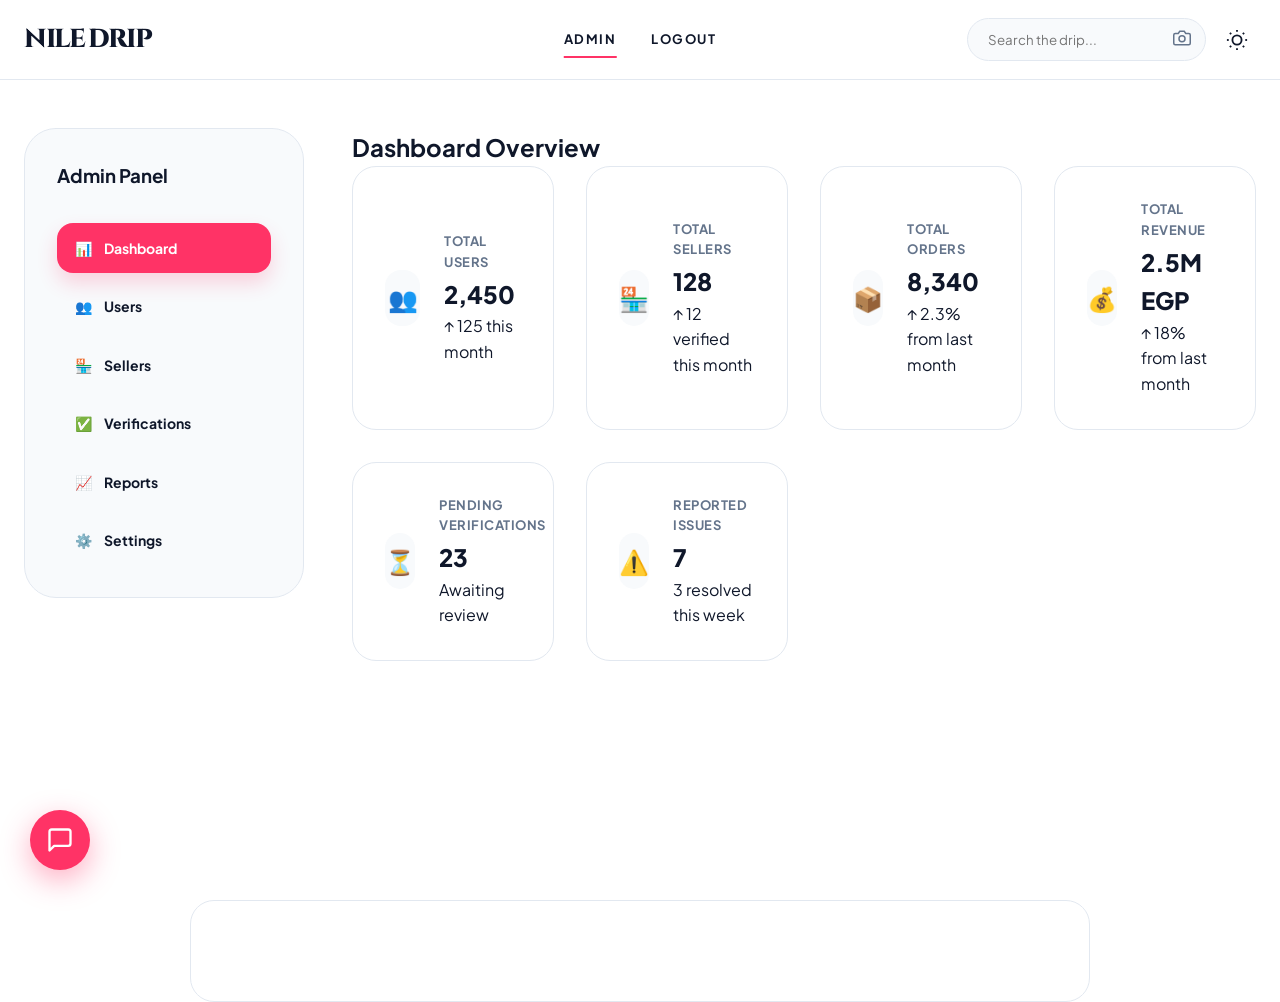
<file: HTML/admin.html>
<!DOCTYPE html>
<html lang="en">
<head>
    <meta charset="UTF-8">
    <meta name="viewport" content="width=device-width, initial-scale=1.0">
    <title>NileDrip | Admin Panel</title>
     <link rel="stylesheet" href="../CSS/style-base.css">
    <link rel="stylesheet" href="../CSS/style-dashboard-admin.css">
</head>
<body class="admin-body">
    <nav class="navbar">
        <div class="container">
            <div class="navbar-brand">
               <a href="../index.html" class="logo">
                    NILE<span class="drip">DRIP</span>
                </a>
            </div>
            <div class="navbar-menu" id="navbarMenu">
                <a href="admin.html" class="nav-link active">Admin</a>
                <a href="#" class="nav-link" id="logoutBtn">Logout</a>
            </div>
            <div class="navbar-actions">
                <button class="theme-toggle" id="themeToggle" aria-label="Toggle theme">
                    <svg width="22" height="22" viewBox="0 0 24 24" fill="none" stroke="currentColor" stroke-width="2">
                        <circle cx="12" cy="12" r="5"></circle>
                        <line x1="12" y1="1" x2="12" y2="3"></line>
                        <line x1="12" y1="21" x2="12" y2="23"></line>
                        <line x1="4.22" y1="4.22" x2="5.64" y2="5.64"></line>
                        <line x1="18.36" y1="18.36" x2="19.78" y2="19.78"></line>
                        <line x1="1" y1="12" x2="3" y2="12"></line>
                        <line x1="21" y1="12" x2="23" y2="12"></line>
                        <line x1="4.22" y1="19.78" x2="5.64" y2="18.36"></line>
                        <line x1="18.36" y1="5.64" x2="19.78" y2="4.22"></line>
                    </svg>
                </button>
                <button class="hamburger" id="hamburger">
                    <span></span><span></span><span></span>
                </button>
            </div>
        </div>
    </nav>

    <!-- Admin Section -->
    <section class="admin-section">
        <div class="container admin-container">
            <!-- Sidebar -->
            <aside class="admin-sidebar">
                <div class="admin-header">
                    <h3>Admin Panel</h3>
                </div>

                <nav class="admin-nav">
                    <a href="#dashboard" class="admin-link active" data-tab="dashboard">
                        <span>📊</span> Dashboard
                    </a>
                    <a href="#users" class="admin-link" data-tab="users">
                        <span>👥</span> Users
                    </a>
                    <a href="#sellers" class="admin-link" data-tab="sellers">
                        <span>🏪</span> Sellers
                    </a>
                    <a href="#verification" class="admin-link" data-tab="verification">
                        <span>✅</span> Verifications
                    </a>
                    <a href="#reports" class="admin-link" data-tab="reports">
                        <span>📈</span> Reports
                    </a>
                    <a href="#settings" class="admin-link" data-tab="settings">
                        <span>⚙️</span> Settings
                    </a>
                </nav>
            </aside>

            <!-- Main Content -->
            <div class="admin-content">
                <!-- Dashboard Tab -->
                <div class="admin-tab active" id="dashboard">
                    <h2>Dashboard Overview</h2>
                    <div class="admin-stats">
                        <div class="stat-card">
                            <div class="stat-icon">👥</div>
                            <div class="stat-info">
                                <h4>Total Users</h4>
                                <p class="stat-number">2,450</p>
                                <span class="stat-change">↑ 125 this month</span>
                            </div>
                        </div>
                        <div class="stat-card">
                            <div class="stat-icon">🏪</div>
                            <div class="stat-info">
                                <h4>Total Sellers</h4>
                                <p class="stat-number">128</p>
                                <span class="stat-change">↑ 12 verified this month</span>
                            </div>
                        </div>
                        <div class="stat-card">
                            <div class="stat-icon">📦</div>
                            <div class="stat-info">
                                <h4>Total Orders</h4>
                                <p class="stat-number">8,340</p>
                                <span class="stat-change">↑ 2.3% from last month</span>
                            </div>
                        </div>
                        <div class="stat-card">
                            <div class="stat-icon">💰</div>
                            <div class="stat-info">
                                <h4>Total Revenue</h4>
                                <p class="stat-number">2.5M EGP</p>
                                <span class="stat-change">↑ 18% from last month</span>
                            </div>
                        </div>
                        <div class="stat-card">
                            <div class="stat-icon">⏳</div>
                            <div class="stat-info">
                                <h4>Pending Verifications</h4>
                                <p class="stat-number">23</p>
                                <span class="stat-change">Awaiting review</span>
                            </div>
                        </div>
                        <div class="stat-card">
                            <div class="stat-icon">⚠️</div>
                            <div class="stat-info">
                                <h4>Reported Issues</h4>
                                <p class="stat-number">7</p>
                                <span class="stat-change">3 resolved this week</span>
                            </div>
                        </div>
                    </div>
                </div>

                <!-- Users Tab -->
                <div class="admin-tab" id="users">
                    <h2>User Management</h2>
                    <div class="admin-controls">
                        <input type="text" class="search-input" placeholder="Search users...">
                        <button class="btn btn-secondary">Export List</button>
                    </div>
                    <div class="admin-table-wrapper">
                        <table class="admin-table">
                            <thead>
                                <tr>
                                    <th>User ID</th>
                                    <th>Name</th>
                                    <th>Email</th>
                                    <th>Join Date</th>
                                    <th>Orders</th>
                                    <th>Status</th>
                                    <th>Actions</th>
                                </tr>
                            </thead>
                            <tbody>
                                <tr>
                                    <td>#U001</td>
                                    <td>Ahmed Hassan</td>
                                    <td>ahmed@email.com</td>
                                    <td>Dec 1, 2024</td>
                                    <td>5</td>
                                    <td><span class="status-badge active">Active</span></td>
                                    <td>
                                       
                                        <button class="btn btn-small btn-danger">Ban</button>
                                    </td>
                                </tr>
                                <tr>
                                    <td>#U002</td>
                                    <td>Fatima Ali</td>
                                    <td>fatima@email.com</td>
                                    <td>Dec 5, 2024</td>
                                    <td>12</td>
                                    <td><span class="status-badge active">Active</span></td>
                                    <td>
                                        
                                        <button class="btn btn-small btn-danger">Ban</button>
                                    </td>
                                </tr>
                            </tbody>
                        </table>
                    </div>
                </div>
                <div class="admin-tab" id="sellers">
                    <h2>Seller Management</h2>
                    <div class="admin-controls">
                        <input type="text" class="search-input" placeholder="Search sellers...">
                        <select class="filter-select">
                            <option value="">All Status</option>
                            <option value="verified">Verified</option>
                            <option value="pending">Pending</option>
                            <option value="suspended">Suspended</option>
                        </select>
                    </div>
                    <div class="admin-table-wrapper">
                        <table class="admin-table">
                            <thead>
                                <tr>
                                    <th>Brand Name</th>
                                    <th>Owner</th>
                                    <th>Products</th>
                                    <th>Revenue</th>
                                    <th>Rating</th>
                                    <th>Status</th>
                                    <th>Actions</th>
                                </tr>
                            </thead>
                            <tbody>
                                <tr>
                                    <td>Raak Brand</td>
                                    <td>Mohamed Ahmed</td>
                                    <td>24</td>
                                    <td>125,500 EGP</td>
                                    <td>★★★★★ (342)</td>
                                    <td><span class="status-badge verified">Verified</span></td>
                                    <td>
                                        
                                        <button class="btn btn-small btn-danger">Suspend</button>
                                    </td>
                                </tr>
                                <tr>
                                    <td>Urban Cairo</td>
                                    <td>Sara Mohammed</td>
                                    <td>18</td>
                                    <td>89,200 EGP</td>
                                    <td>★★★★☆ (215)</td>
                                    <td><span class="status-badge verified">Verified</span></td>
                                    <td>
                                        
                                        <button class="btn btn-small btn-danger">Suspend</button>
                                    </td>
                                </tr>
                            </tbody>
                        </table>
                    </div>
                </div>

                <div class="admin-tab" id="verification">
                    <h2>Seller Verification Queue</h2>
                    <p class="tab-subtitle">Review and approve pending seller applications</p>
                    
                    <div class="verification-cards">
                        <div class="verification-card">
                            <div class="verification-header">
                                <h4>Desert Threads</h4>
                                <span class="verification-badge pending">Pending Review</span>
                            </div>
                            <div class="verification-details">
                                <p><strong>Owner:</strong> Karim Hassan</p>
                                <p><strong>Email:</strong> karim@desertthreads.com</p>
                                <p><strong>Phone:</strong> +20 1XX XXX XXXX</p>
                                <p><strong>Applied:</strong> Dec 10, 2024</p>
                                <p><strong>Business License:</strong> <a href="../assets/This is a Business License.docx" class="auth-link">View Document</a></p>
                            </div>
                            <div class="verification-actions">
                                <button class="btn btn-primary verify-approve-btn">✓ Approve</button>
                                <button class="btn btn-danger verify-reject-btn">✗ Reject</button>
                                
                            </div>
                        </div>

                        <div class="verification-card">
                            <div class="verification-header">
                                <h4>Kreative Co</h4>
                                <span class="verification-badge pending">Pending Review</span>
                            </div>
                            <div class="verification-details">
                                <p><strong>Owner:</strong> Laila Ahmed</p>
                                <p><strong>Email:</strong> laila@kreativeco.com</p>
                                <p><strong>Phone:</strong> +20 1XX XXX XXXX</p>
                                <p><strong>Applied:</strong> Dec 8, 2024</p>
                                <p><strong>Business License:</strong> <a href="../assets/This is a Business License.docx" class="auth-link">View Document</a></p>
                            </div>
                            <div class="verification-actions">
                                <button class="btn btn-primary verify-approve-btn">✓ Approve</button>
                                <button class="btn btn-danger verify-reject-btn">✗ Reject</button>
                                
                            </div>
                        </div>
                    </div>
                </div>
                <div class="admin-tab" id="reports">
                    <h2>Platform Reports</h2>
                    <div class="reports-grid">
                        <div class="report-card">
                            <h3>Sales Report</h3>
                            <p class="report-text">Total revenue, top sellers, product performance</p>
                            <a href="../assets/This is a Sample Report.docx" download><button class="btn btn-secondary">Generate Report</button></a>
                        </div>
                        <div class="report-card">
                            <h3>User Activity</h3>
                            <p class="report-text">Active users, sign-ups, engagement metrics</p>
                            <a href="../assets/This is a Sample Report.docx" download><button class="btn btn-secondary">Generate Report</button></a>
                        </div>
                        <div class="report-card">
                            <h3>Seller Performance</h3>
                            <p class="report-text">Seller ratings, product quality, customer feedback</p>
                            <a href="../assets/This is a Sample Report.docx" download><button class="btn btn-secondary">Generate Report</button></a>
                        </div>
                        <div class="report-card">
                            <h3>Issue Resolution</h3>
                            <p class="report-text">Reported issues, resolutions, pending cases</p>
                            <a href="../assets/This is a Sample Report.docx" download><button class="btn btn-secondary">Generate Report</button></a>
                        </div>
                    </div>
                </div>
<div class="admin-tab" id="settings">
    <h2>Admin Settings</h2>
    <div class="settings-grid">
        <div class="settings-card">
            <h3>Platform Configuration</h3>
            <form id="adminSettingsForm">
                <div class="form-group">
                    <label for="siteName">Site Name</label>
                    <input type="text" id="siteName" value="NileDrip">
                </div>
                <div class="form-group">
                    <label for="contactEmail">Contact Email</label>
                    <input type="email" id="contactEmail" value="hello@niledrip.com">
                </div>
                <div class="form-group">
                    <label for="verificationFee">Seller Verification Fee (EGP)</label>
                    <input type="number" id="verificationFee" value="0">
                </div>
                <div class="form-group checkbox-group">
                    <input type="checkbox" id="maintenanceMode">
                    <label for="maintenanceMode">Enable Maintenance Mode</label>
                </div>
                <button type="submit" class="btn btn-primary">Save Changes</button>
            </form>
        </div>

        <div class="settings-card">
            <h3>Security & Password</h3>
            <form id="updatePasswordForm">
                <div class="form-group">
                    <label for="currentPassword">Current Password</label>
                    <input type="password" id="currentPassword" placeholder="••••••••" required>
                </div>
                <div class="form-group">
                    <label for="newPassword">New Password</label>
                    <input type="password" id="newPassword" placeholder="Min. 8 characters" required>
                </div>
                <div class="form-group">
                    <label for="confirmPassword">Confirm New Password</label>
                    <input type="password" id="confirmPassword" placeholder="Match new password" required>
                </div>
                <button type="submit" class="btn btn-secondary">Update Password</button>
            </form>
        </div>
    </div>
</div>
    </section>

<script src="../JS/store.js"></script>
<script src="../JS/db.js"></script>
<script src="../JS/utils.js"></script>
<script src="../JS/main.js"></script>
<script src="../JS/dashboard.js"></script>
<script src="../JS/theme.js"></script>
</body>
</html>
</file>
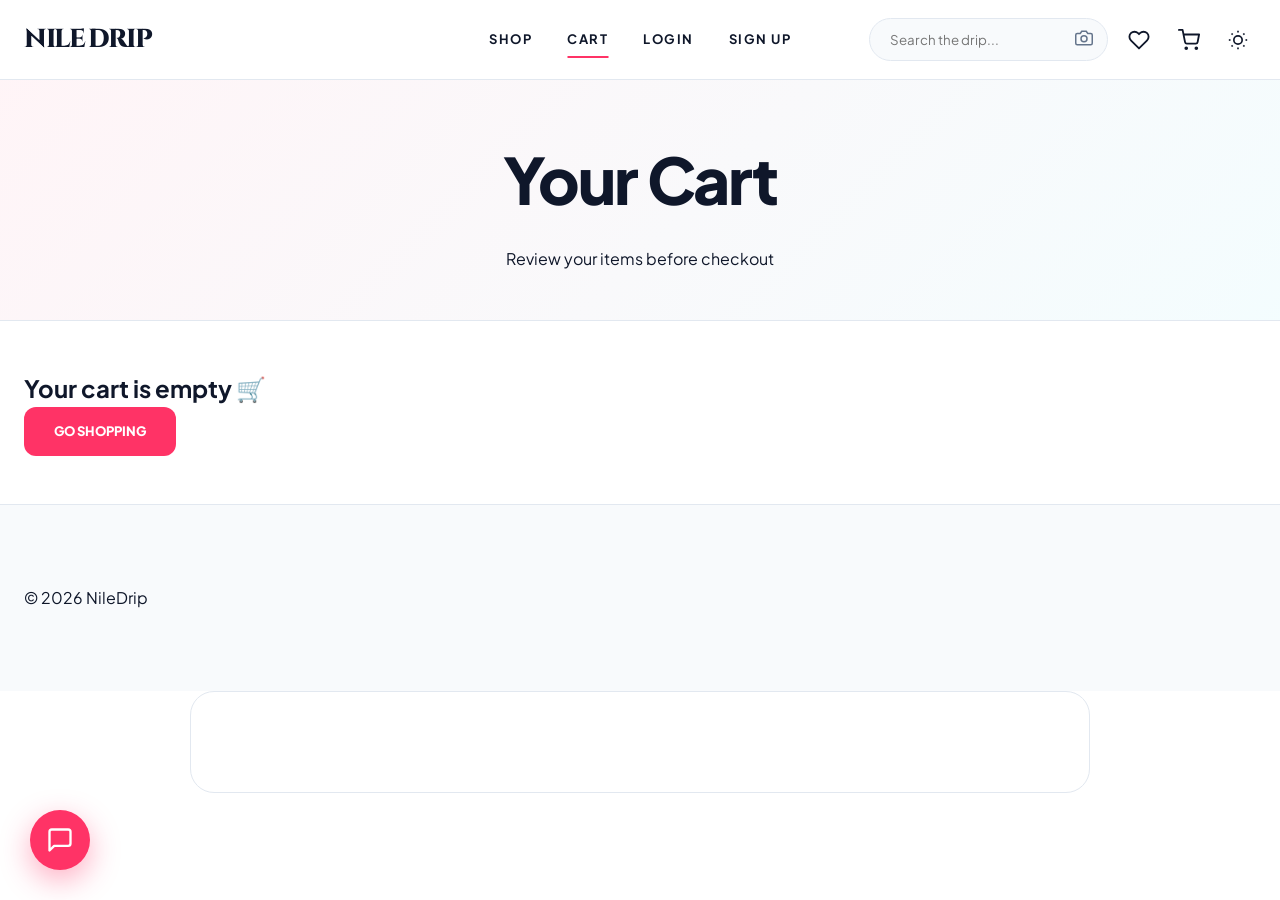
<file: HTML/cart.html>
<!DOCTYPE html>
<html lang="en">
<head>
    <meta charset="UTF-8">
    <meta name="viewport" content="width=device-width, initial-scale=1.0">
    <title>NileDrip | Cart</title>
    <link rel="stylesheet" href="../CSS/style-base.css">
    <link rel="stylesheet" href="../CSS/style-cart.css">
</head>
<body>

<!-- NAVBAR -->
<nav class="navbar">
    <div class="container">
        <div class="navbar-brand">
            <a href="../index.html" class="logo">
                NILE<span class="drip">DRIP</span>
            </a>
        </div>

        <div class="navbar-menu" id="navbarMenu">
            <a href="shop.html" class="nav-link">Shop</a>
            <a href="cart.html" class="nav-link active">Cart</a>
            <a href="login.html" class="nav-link">Login</a>
            <a href="signup.html" class="nav-link">Sign Up</a>
        </div>

        <div class="navbar-actions">
            <a href="wishlist.html" class="cart-icon-btn wishlist-icon-btn" aria-label="Wishlist">
                <svg width="22" height="22" viewBox="0 0 24 24" fill="none" stroke="currentColor"
                        stroke-width="2" stroke-linecap="round" stroke-linejoin="round">
                    <path d="M20.84 4.61a5.5 5.5 0 0 0-7.78 0L12 5.67l-1.06-1.06a5.5 5.5 0 0 0-7.78 7.78l1.06 1.06L12 21.23l7.78-7.78 1.06-1.06a5.5 5.5 0 0 0 0-7.78z"></path>
                </svg>
            </a>
            <a href="cart.html" class="cart-icon-btn" aria-label="Cart">
                <svg width="22" height="22" viewBox="0 0 24 24" fill="none" stroke="currentColor"
                        stroke-width="2" stroke-linecap="round" stroke-linejoin="round">
                    <circle cx="9" cy="21" r="1"></circle>
                    <circle cx="20" cy="21" r="1"></circle>
                    <path d="M1 1h4l2.68 13.39a2 2 0 0 0 2 1.61h9.72a2 2 0 0 0 2-1.61L23 6H6"></path>
                </svg>
                <span class="cart-nav-badge" id="cartNavBadge" style="display:none">0</span>
            </a>
            <button class="theme-toggle" id="themeToggle" aria-label="Toggle theme">
                <svg width="20" height="20" viewBox="0 0 24 24" fill="none" stroke="currentColor" stroke-width="2">
                    <circle cx="12" cy="12" r="5"></circle>
                    <line x1="12" y1="1" x2="12" y2="3"></line>
                    <line x1="12" y1="21" x2="12" y2="23"></line>
                    <line x1="4.22" y1="4.22" x2="5.64" y2="5.64"></line>
                    <line x1="18.36" y1="18.36" x2="19.78" y2="19.78"></line>
                    <line x1="1" y1="12" x2="3" y2="12"></line>
                    <line x1="21" y1="12" x2="23" y2="12"></line>
                    <line x1="4.22" y1="19.78" x2="5.64" y2="18.36"></line>
                    <line x1="18.36" y1="5.64" x2="19.78" y2="4.22"></line>
                </svg>
            </button>
            <button class="hamburger" id="hamburger">
                <span></span><span></span><span></span>
            </button>
        </div>
    </div>
</nav>

<!-- HEADER -->
<section class="cart-header">
    <div class="container">
        <h1>Your Cart</h1>
        <p>Review your items before checkout</p>
    </div>
</section>

<!-- CART SECTION -->
<section class="cart-section">
    <div class="container">

        <!-- EMPTY CART -->
        <div id="cartEmpty" class="cart-empty" style="display:none;">
            <h2>Your cart is empty 🛒</h2>
            <a href="shop.html" class="btn btn-primary">Go Shopping</a>
        </div>

        <!-- CART LAYOUT -->
        <div id="cartLayout" class="cart-layout">

            <!-- ITEMS -->
            <div id="cartItems" class="cart-items"></div>

            <!-- SUMMARY -->
            <aside class="cart-summary">
                <h3>Order Summary</h3>

                <div class="summary-row">
                    <span>Items</span>
                    <span id="summaryItemCount">0</span>
                </div>
                <div class="summary-row">
                    <span>Subtotal</span>
                    <span id="summarySubtotal">0 EGP</span>
                </div>
                <div class="summary-row">
                    <span>Shipping</span>
                    <span>50 EGP</span>
                </div>
                <div class="summary-row">
                    <span>Estimated Delivery</span>
                    <span id="estimatedDelivery">-</span>
                </div>
                
                <div class="shipping-progress-wrap">
                    <div class="shipping-progress-track">
                        <div id="shippingProgressBar" class="shipping-progress-bar"></div>
                    </div>
                    <small id="shippingProgressText">Add items to unlock free shipping</small>
                </div>

                <!-- PROMO -->
                <div class="promo-row">
                    <input id="promoInput" placeholder="Promo code" class="promo-input">
                    <button id="applyPromo" class="btn btn-secondary">Apply</button>
                </div>

                <div id="promoApplied" class="summary-row" style="display:none;">
                    <span>Discount</span>
                    <span id="promoDiscount" class="discount-value">0</span>
                </div>

                <div class="summary-divider"></div>

                <div class="summary-row total-row">
                    <h3>Total</h3>
                    <h3 id="summaryTotal">0 EGP</h3>
                </div>

                <div class="cart-note-box">
                    <label for="cartNote">Order note</label>
                    <textarea id="cartNote" rows="3" placeholder="Any delivery notes?"></textarea>
                </div>

                <div class="summary-actions">
                    <button id="checkoutBtn" class="btn btn-primary btn-block">Checkout</button>
                    <button id="clearCartBtn" class="btn btn-danger btn-block">Clear Cart</button>
                </div>
            </aside>
        </div>
    </div>
</section>

<!-- CHECKOUT MODAL -->
<div id="checkoutModal" aria-hidden="true" style="display: none; position: fixed; top: 0; left: 0; width: 100%; height: 100%; background: rgba(0,0,0,0.7); z-index: 9999; align-items: center; justify-content: center;">
    <div class="modal-content" style="background: var(--bg-primary, #fff); border-radius: 16px; padding: 40px; max-width: 400px; width: 90%; text-align: center; box-shadow: 0 10px 40px rgba(0,0,0,0.2);">
        <h2 style="margin-bottom: 16px; color: #FF006E;">Confirm Order</h2>
        <p style="margin-bottom: 24px; color: #666;">Order ID: <span id="modalOrderId"></span></p>
        <div class="modal-actions">
            <button id="cancelCheckoutBtn" type="button" class="btn btn-secondary">Cancel</button>
            <button id="confirmOrderBtn" type="button" class="btn btn-primary">Confirm</button>
        </div>
    </div>
</div>

<!-- FOOTER -->
<footer class="footer">
    <div class="container">
        <p>© 2026 NileDrip</p>
    </div>
</footer>

<div id="undoRemoveBar" class="undo-remove-bar" style="display:none;">
    <span id="undoRemoveText">Item removed</span>
    <button id="undoRemoveBtn" class="btn btn-secondary">Undo</button>
</div>

<!-- FIX: Correct script filenames (original had app-data.js, app-cart.js, app-ui.js which don't exist) -->
<script src="../JS/store.js"></script>
<script src="../JS/db.js"></script>
<script src="../JS/utils.js"></script>
<script src="../JS/cart.js"></script>
<script src="../JS/theme.js"></script>

</body>
</html>
</file>
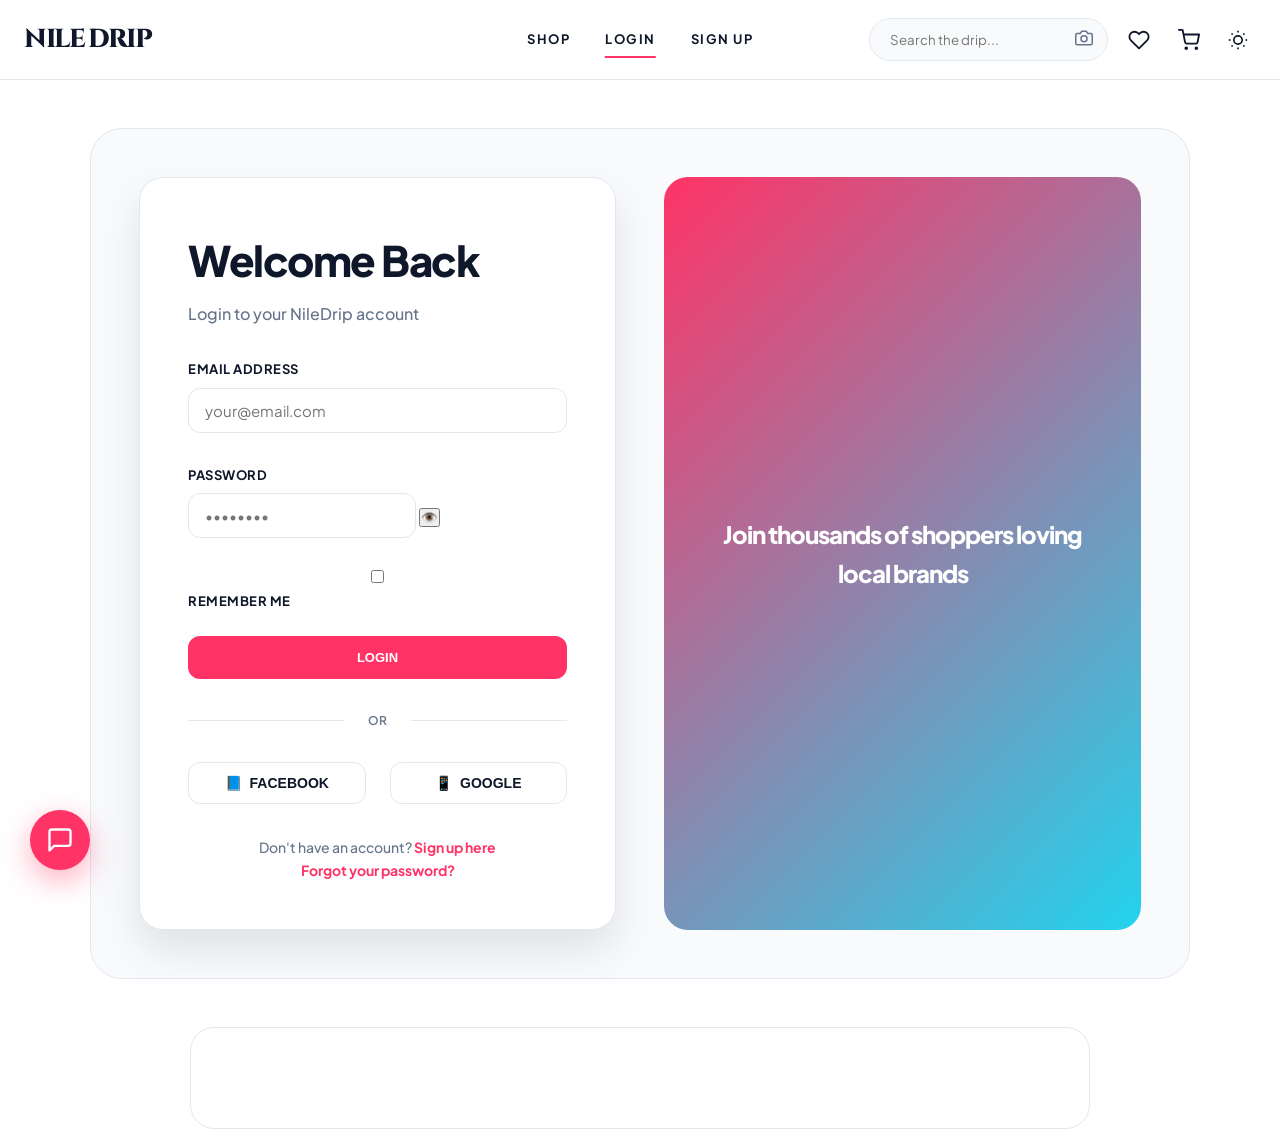
<file: HTML/login.html>
<!DOCTYPE html>
<html lang="en">
<head>
    <meta charset="UTF-8">
    <meta name="viewport" content="width=device-width, initial-scale=1.0">
    <title>NileDrip | Login</title>
    <!-- FIX: Backslashes (\) replaced with forward slashes (/) in CSS paths -->
    <link rel="stylesheet" href="../CSS/style-base.css">
    <link rel="stylesheet" href="../CSS/style-login-signup.css">
</head>
<body>
    <!-- Navigation -->
    <nav class="navbar">
        <div class="container">
            <div class="navbar-brand">
                <a href="../index.html" class="logo">
                    NILE<span class="drip">DRIP</span>
                </a>
            </div>
            <div class="navbar-menu" id="navbarMenu">
                <a href="shop.html" class="nav-link">Shop</a>
                <a href="login.html" class="nav-link active">Login</a>
                <a href="signup.html" class="nav-link">Sign Up</a>
            </div>

            <div class="navbar-actions">
                <a href="wishlist.html" class="cart-icon-btn wishlist-icon-btn" aria-label="Wishlist">
                    <svg width="22" height="22" viewBox="0 0 24 24" fill="none" stroke="currentColor"
                         stroke-width="2" stroke-linecap="round" stroke-linejoin="round">
                        <path d="M20.84 4.61a5.5 5.5 0 0 0-7.78 0L12 5.67l-1.06-1.06a5.5 5.5 0 0 0-7.78 7.78l1.06 1.06L12 21.23l7.78-7.78 1.06-1.06a5.5 5.5 0 0 0 0-7.78z"></path>
                    </svg>
                </a>

                <a href="cart.html" class="cart-icon-btn" aria-label="Cart">
                    <svg width="22" height="22" viewBox="0 0 24 24" fill="none" stroke="currentColor"
                         stroke-width="2" stroke-linecap="round" stroke-linejoin="round">
                        <circle cx="9" cy="21" r="1"></circle>
                        <circle cx="20" cy="21" r="1"></circle>
                        <path d="M1 1h4l2.68 13.39a2 2 0 0 0 2 1.61h9.72a2 2 0 0 0 2-1.61L23 6H6"></path>
                    </svg>
                    <span class="cart-nav-badge" id="cartNavBadge" style="display:none">0</span>
                </a>

                <button class="theme-toggle" id="themeToggle" aria-label="Toggle theme">
                    <svg width="20" height="20" viewBox="0 0 24 24" fill="none" stroke="currentColor" stroke-width="2">
                        <circle cx="12" cy="12" r="5"></circle>
                        <line x1="12" y1="1" x2="12" y2="3"></line>
                        <line x1="12" y1="21" x2="12" y2="23"></line>
                        <line x1="4.22" y1="4.22" x2="5.64" y2="5.64"></line>
                        <line x1="18.36" y1="18.36" x2="19.78" y2="19.78"></line>
                        <line x1="1" y1="12" x2="3" y2="12"></line>
                        <line x1="21" y1="12" x2="23" y2="12"></line>
                        <line x1="4.22" y1="19.78" x2="5.64" y2="18.36"></line>
                        <line x1="18.36" y1="5.64" x2="19.78" y2="4.22"></line>
                    </svg>
                </button>
                <button class="hamburger" id="hamburger">
                    <span></span><span></span><span></span>
                </button>
            </div>
        </div>
    </nav>

    <!-- Login Section -->
    <section class="auth-section">
        <div class="auth-container">
            <div class="auth-box">
                <h1 class="auth-title">Welcome Back</h1>
                <p class="auth-subtitle">Login to your NileDrip account</p>

                <form class="auth-form" id="loginForm">
                    <div class="form-group">
                        <label for="email">Email Address</label>
                        <input type="email" id="email" name="email"
                               placeholder="your@email.com" required>
                        <span class="error-message" id="emailError"></span>
                    </div>

                    <div class="form-group">
                        <label for="password">Password</label>
                        <div class="password-input-wrapper">
                            <input type="password" id="password" name="password"
                                   placeholder="••••••••" required>
                            <button type="button" class="toggle-password" id="togglePassword">👁️</button>
                        </div>
                        <span class="error-message" id="passwordError"></span>
                    </div>

                    <div class="form-group checkbox">
                        <input type="checkbox" id="remember" name="remember">
                        <label for="remember">Remember me</label>
                    </div>

                    <button type="submit" class="btn btn-primary btn-block">Login</button>
                </form>

                <div class="form-divider"><span>or</span></div>

                <div class="social-buttons">
                    <button class="btn btn-social"><span>📘</span> Facebook</button>
                    <button class="btn btn-social"><span>📱</span> Google</button>
                </div>

                <p class="auth-footer">
                    Don't have an account?
                    <a href="signup.html" class="auth-link">Sign up here</a>
                </p>
                <p class="auth-footer">
                    <a href="#" class="auth-link">Forgot your password?</a>
                </p>
            </div>

            <div class="auth-visual">
                <div class="visual-blob blob-1"></div>
                <div class="visual-blob blob-2"></div>
                <div class="visual-text">
                    <p>Join thousands of shoppers loving local brands</p>
                </div>
            </div>
        </div>
    </section>

<script src="../JS/store.js"></script>
<script src="../JS/utils.js"></script>
<script src="../JS/login.js"></script>
<script src="../JS/theme.js"></script>
</body>
</html>
</file>
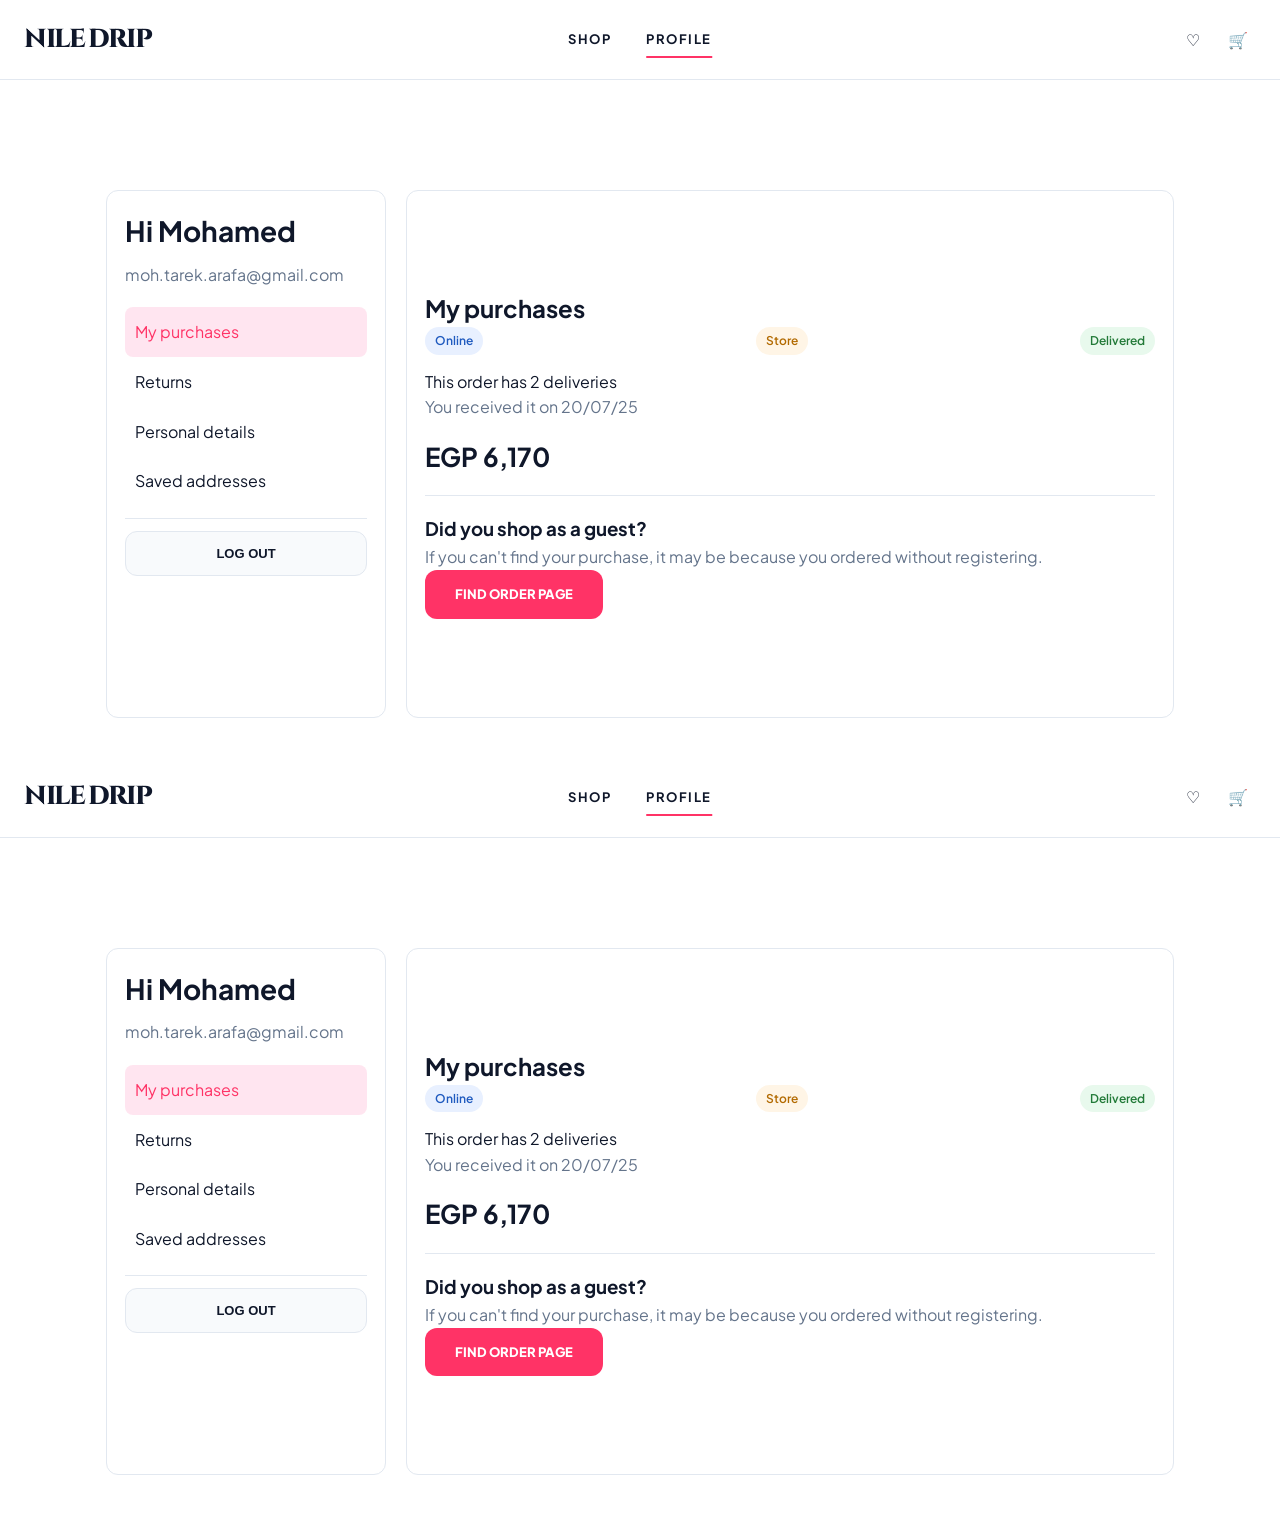
<file: HTML/profile.html>
<!DOCTYPE html>
<html lang="en">
<head>
    <meta charset="UTF-8">
    <meta name="viewport" content="width=device-width, initial-scale=1.0">
    <title>NileDrip | Profile</title>

    <link rel="stylesheet" href="../CSS/style-base.css">

    <style>
        .profile-wrap {
            max-width: 1100px;
            margin: 110px auto 40px;
            padding: 0 16px;
        }

        .profile-shell {
            display: grid;
            grid-template-columns: 280px 1fr;
            gap: 20px;
        }

        .panel {
            background: var(--bg-primary);
            border: 1px solid var(--border-color);
            border-radius: 12px;
            padding: 18px;
        }

        .greet {
            font-size: 28px;
            margin-bottom: 8px;
        }

        .mail {
            color: var(--text-secondary);
            margin-bottom: 20px;
            word-break: break-word;
        }

        .menu-link {
            display: block;
            width: 100%;
            text-align: left;
            padding: 12px 10px;
            color: var(--text-primary);
            text-decoration: none;
            border-radius: 8px;
            border: none;
            background: transparent;
            cursor: pointer;
            font: inherit;
        }

        .menu-link.active,
        .menu-link:hover {
            background: rgba(255, 0, 110, 0.1);
            color: var(--primary-color);
        }

        .menu-divider {
            margin: 12px 0;
            border-top: 1px solid var(--border-color);
        }

        .tab-section {
            display: none;
        }

        .tab-section.active {
            display: block;
        }

        .order-head {
            display: flex;
            justify-content: space-between;
            gap: 10px;
            flex-wrap: wrap;
            margin-bottom: 14px;
        }

        .chip {
            display: inline-block;
            padding: 4px 10px;
            border-radius: 999px;
            font-size: 12px;
            font-weight: 600;
        }

        .chip-online {
            background: #e8f0ff;
            color: #1f5abf;
        }

        .chip-store {
            background: #fff5e6;
            color: #b26a00;
        }

        .chip-delivered {
            background: #e8f9ed;
            color: #227a38;
        }

        .price {
            font-size: 26px;
            font-weight: 700;
            margin: 16px 0;
        }

        .muted {
            color: var(--text-secondary);
        }

        .logout-btn {
            width: 100%;
        }

        .info-box {
            border: 1px solid var(--border-color);
            border-radius: 10px;
            padding: 14px;
            margin-top: 14px;
        }

        .form-row {
            margin-bottom: 14px;
        }

        .form-row label {
            display: block;
            margin-bottom: 6px;
            font-weight: 600;
        }

        .form-row input {
            width: 100%;
            padding: 10px;
            border-radius: 8px;
            border: 1px solid var(--border-color);
            background: var(--bg-primary);
            color: var(--text-primary);
        }

        @media (max-width: 900px) {
            .profile-shell {
                grid-template-columns: 1fr;
            }
        }
    </style>
</head>

<body>

<nav class="navbar">
    <div class="container">
        <div class="navbar-brand">
            <a href="../index.html" class="logo">
                NILE<span class="drip">DRIP</span>
            </a>
        </div>

        <div class="navbar-menu" id="navbarMenu">
            <a href="shop.html" class="nav-link">Shop</a>
            <a href="profile.html" class="nav-link active">Profile</a>
        </div>

        <div class="navbar-actions">
            <a href="wishlist.html" class="cart-icon-btn" aria-label="Wishlist">♡</a>
            <a href="cart.html" class="cart-icon-btn" aria-label="Cart">🛒</a>

            <button class="hamburger" id="hamburger" type="button">
                <span></span>
                <span></span>
                <span></span>
            </button>
        </div>
    </div>
</nav>

<div class="profile-wrap">
    <div class="profile-shell">

        <aside class="panel">
            <h1 class="greet" id="greetText">Hi Mohamed</h1>
            <p class="mail" id="mailText">moh.tarek.arafa@gmail.com</p>

            <button class="menu-link active" type="button" data-tab="purchases">My purchases</button>
            <button class="menu-link" type="button" data-tab="returns">Returns</button>
            <button class="menu-link" type="button" data-tab="details">Personal details</button>
            <button class="menu-link" type="button" data-tab="addresses">Saved addresses</button>

            <div class="menu-divider"></div>

            <button id="logoutBtn" class="btn btn-secondary logout-btn" type="button">
                Log out
            </button>
        </aside>

        <main class="panel">

            <section id="purchases" class="tab-section active">
                <h2>My purchases</h2>

                <div class="order-head">
                    <span class="chip chip-online">Online</span>
                    <span class="chip chip-store">Store</span>
                    <span class="chip chip-delivered">Delivered</span>
                </div>

                <p>This order has 2 deliveries</p>
                <p class="muted">You received it on 20/07/25</p>
                <p class="price">EGP 6,170</p>

                <hr style="border:0;border-top:1px solid var(--border-color);margin:18px 0;">

                <h3>Did you shop as a guest?</h3>
                <p class="muted">
                    If you can't find your purchase, it may be because you ordered without registering.
                </p>

                <a href="shop.html" class="btn btn-primary">
                    Find order page
                </a>
            </section>

            <section id="returns" class="tab-section">
                <h2>Returns</h2>

                <div class="info-box">
                    <h3>No active returns</h3>
                    <p class="muted">
                        You do not have any return requests right now.
                    </p>
                </div>

                <div class="info-box">
                    <h3>Return policy</h3>
                    <p class="muted">
                        Items can be returned within 14 days if they are unused and in original condition.
                    </p>
                </div>
            </section>

            <section id="details" class="tab-section">
                <h2>Personal details</h2>

                <div class="form-row">
                    <label for="firstNameInput">First name</label>
                    <input type="text" id="firstNameInput" placeholder="First name">
                </div>

                <div class="form-row">
                    <label for="lastNameInput">Last name</label>
                    <input type="text" id="lastNameInput" placeholder="Last name">
                </div>

                <div class="form-row">
                    <label for="emailInput">Email</label>
                    <input type="email" id="emailInput" placeholder="Email">
                </div>

                <button class="btn btn-primary" id="saveDetailsBtn" type="button">
                    Save details
                </button>
            </section>

            <section id="addresses" class="tab-section">
                <h2>Saved addresses</h2>

                <div class="info-box">
                    <h3>Home address</h3>
                    <p class="muted" id="addressText">No saved address yet.</p>
                </div>

                <div class="form-row" style="margin-top:16px;">
                    <label for="addressInput">Add / Edit address</label>
                    <input type="text" id="addressInput" placeholder="Example: Cairo, Egypt">
                </div>

                <button class="btn btn-primary" id="saveAddressBtn" type="button">
                    Save address
                </button>
            </section>

        </main>

    </div>
</div>

<script src="../JS/store.js"></script>
<script src="../JS/theme.js"></script>
<script src="../JS/main.js"></script>
<script src="../JS/profile.js"></script>

</body>
</html><!DOCTYPE html>
<html lang="en">
<head>
    <meta charset="UTF-8">
    <meta name="viewport" content="width=device-width, initial-scale=1.0">
    <title>NileDrip | Profile</title>

    <link rel="stylesheet" href="../CSS/style-base.css">

    <style>
        .profile-wrap {
            max-width: 1100px;
            margin: 110px auto 40px;
            padding: 0 16px;
        }

        .profile-shell {
            display: grid;
            grid-template-columns: 280px 1fr;
            gap: 20px;
        }

        .panel {
            background: var(--bg-primary);
            border: 1px solid var(--border-color);
            border-radius: 12px;
            padding: 18px;
        }

        .greet {
            font-size: 28px;
            margin-bottom: 8px;
        }

        .mail {
            color: var(--text-secondary);
            margin-bottom: 20px;
            word-break: break-word;
        }

        .menu-link {
            display: block;
            width: 100%;
            text-align: left;
            padding: 12px 10px;
            color: var(--text-primary);
            text-decoration: none;
            border-radius: 8px;
            border: none;
            background: transparent;
            cursor: pointer;
            font: inherit;
        }

        .menu-link.active,
        .menu-link:hover {
            background: rgba(255, 0, 110, 0.1);
            color: var(--primary-color);
        }

        .menu-divider {
            margin: 12px 0;
            border-top: 1px solid var(--border-color);
        }

        .tab-section {
            display: none;
        }

        .tab-section.active {
            display: block;
        }

        .order-head {
            display: flex;
            justify-content: space-between;
            gap: 10px;
            flex-wrap: wrap;
            margin-bottom: 14px;
        }

        .chip {
            display: inline-block;
            padding: 4px 10px;
            border-radius: 999px;
            font-size: 12px;
            font-weight: 600;
        }

        .chip-online {
            background: #e8f0ff;
            color: #1f5abf;
        }

        .chip-store {
            background: #fff5e6;
            color: #b26a00;
        }

        .chip-delivered {
            background: #e8f9ed;
            color: #227a38;
        }

        .price {
            font-size: 26px;
            font-weight: 700;
            margin: 16px 0;
        }

        .muted {
            color: var(--text-secondary);
        }

        .logout-btn {
            width: 100%;
        }

        .info-box {
            border: 1px solid var(--border-color);
            border-radius: 10px;
            padding: 14px;
            margin-top: 14px;
        }

        .form-row {
            margin-bottom: 14px;
        }

        .form-row label {
            display: block;
            margin-bottom: 6px;
            font-weight: 600;
        }

        .form-row input {
            width: 100%;
            padding: 10px;
            border-radius: 8px;
            border: 1px solid var(--border-color);
            background: var(--bg-primary);
            color: var(--text-primary);
        }

        @media (max-width: 900px) {
            .profile-shell {
                grid-template-columns: 1fr;
            }
        }
    </style>
</head>

<body>

<nav class="navbar">
    <div class="container">
        <div class="navbar-brand">
            <a href="../index.html" class="logo">
                NILE<span class="drip">DRIP</span>
            </a>
        </div>

        <div class="navbar-menu" id="navbarMenu">
            <a href="shop.html" class="nav-link">Shop</a>
            <a href="profile.html" class="nav-link active">Profile</a>
        </div>

        <div class="navbar-actions">
            <a href="wishlist.html" class="cart-icon-btn" aria-label="Wishlist">♡</a>
            <a href="cart.html" class="cart-icon-btn" aria-label="Cart">🛒</a>

            <button class="hamburger" id="hamburger" type="button">
                <span></span>
                <span></span>
                <span></span>
            </button>
        </div>
    </div>
</nav>

<div class="profile-wrap">
    <div class="profile-shell">

        <aside class="panel">
            <h1 class="greet" id="greetText">Hi Mohamed</h1>
            <p class="mail" id="mailText">moh.tarek.arafa@gmail.com</p>

            <button class="menu-link active" type="button" data-tab="purchases">My purchases</button>
            <button class="menu-link" type="button" data-tab="returns">Returns</button>
            <button class="menu-link" type="button" data-tab="details">Personal details</button>
            <button class="menu-link" type="button" data-tab="addresses">Saved addresses</button>

            <div class="menu-divider"></div>

            <button id="logoutBtn" class="btn btn-secondary logout-btn" type="button">
                Log out
            </button>
        </aside>

        <main class="panel">

            <section id="purchases" class="tab-section active">
                <h2>My purchases</h2>

                <div class="order-head">
                    <span class="chip chip-online">Online</span>
                    <span class="chip chip-store">Store</span>
                    <span class="chip chip-delivered">Delivered</span>
                </div>

                <p>This order has 2 deliveries</p>
                <p class="muted">You received it on 20/07/25</p>
                <p class="price">EGP 6,170</p>

                <hr style="border:0;border-top:1px solid var(--border-color);margin:18px 0;">

                <h3>Did you shop as a guest?</h3>
                <p class="muted">
                    If you can't find your purchase, it may be because you ordered without registering.
                </p>

                <a href="shop.html" class="btn btn-primary">
                    Find order page
                </a>
            </section>

            <section id="returns" class="tab-section">
                <h2>Returns</h2>

                <div class="info-box">
                    <h3>No active returns</h3>
                    <p class="muted">
                        You do not have any return requests right now.
                    </p>
                </div>

                <div class="info-box">
                    <h3>Return policy</h3>
                    <p class="muted">
                        Items can be returned within 14 days if they are unused and in original condition.
                    </p>
                </div>
            </section>

            <section id="details" class="tab-section">
                <h2>Personal details</h2>

                <div class="form-row">
                    <label for="firstNameInput">First name</label>
                    <input type="text" id="firstNameInput" placeholder="First name">
                </div>

                <div class="form-row">
                    <label for="lastNameInput">Last name</label>
                    <input type="text" id="lastNameInput" placeholder="Last name">
                </div>

                <div class="form-row">
                    <label for="emailInput">Email</label>
                    <input type="email" id="emailInput" placeholder="Email">
                </div>

                <button class="btn btn-primary" id="saveDetailsBtn" type="button">
                    Save details
                </button>
            </section>

            <section id="addresses" class="tab-section">
                <h2>Saved addresses</h2>

                <div class="info-box">
                    <h3>Home address</h3>
                    <p class="muted" id="addressText">No saved address yet.</p>
                </div>

                <div class="form-row" style="margin-top:16px;">
                    <label for="addressInput">Add / Edit address</label>
                    <input type="text" id="addressInput" placeholder="Example: Cairo, Egypt">
                </div>

                <button class="btn btn-primary" id="saveAddressBtn" type="button">
                    Save address
                </button>
            </section>

        </main>

    </div>
</div>

<script src="../JS/store.js"></script>
<script src="../JS/theme.js"></script>
<script src="../JS/main.js"></script>
<script src="../JS/profile.js"></script>

</body>
</html>
</file>
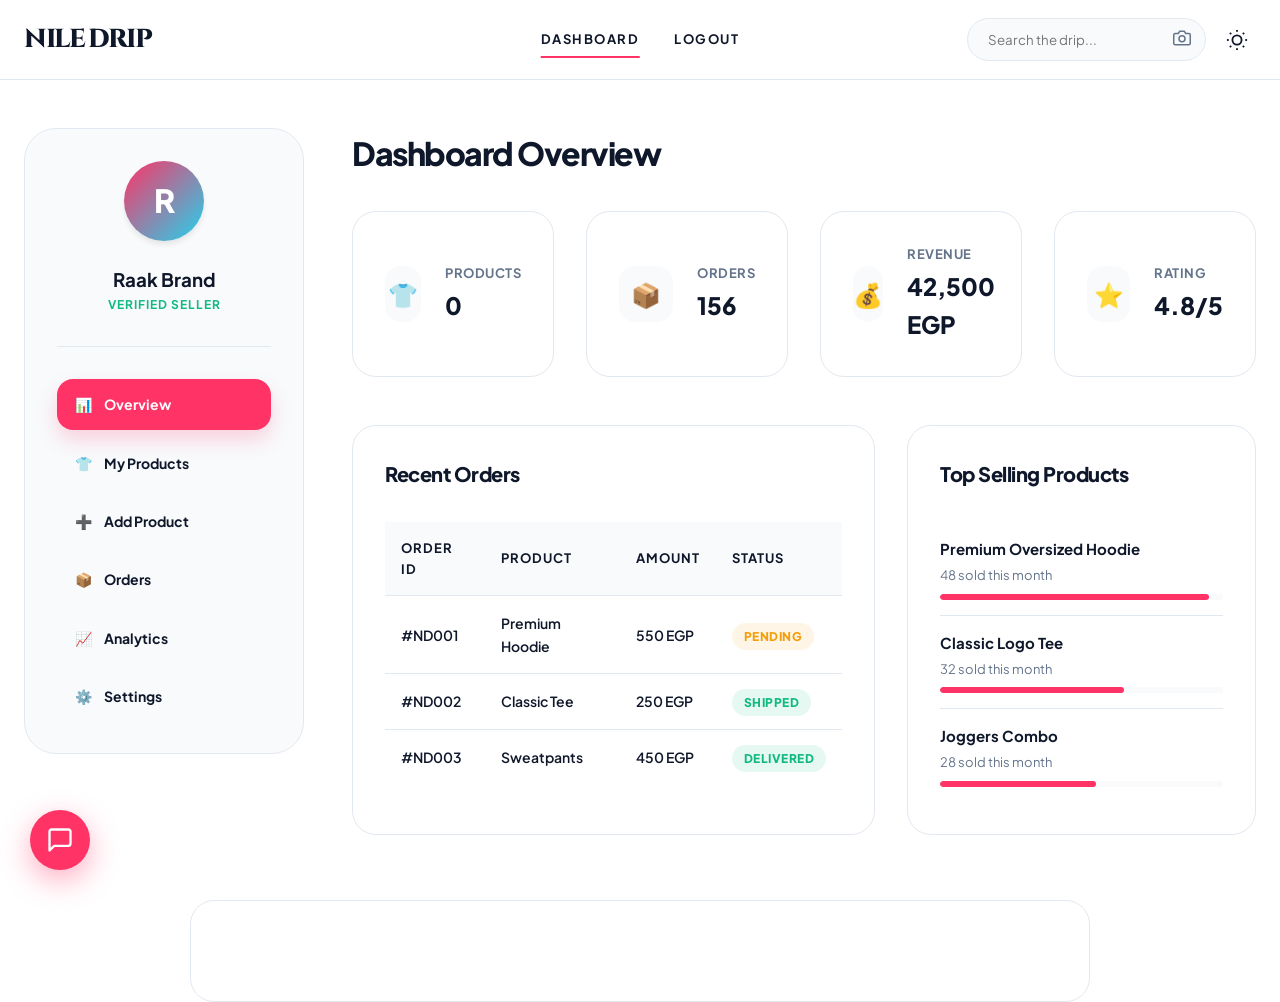
<file: HTML/seller-dashboard.html>
<!DOCTYPE html>
<html lang="en">
<head>
    <meta charset="UTF-8">
    <meta name="viewport" content="width=device-width, initial-scale=1.0">
    <title>NileDrip | Seller Dashboard</title>
    <link rel="stylesheet" href="../CSS/style-base.css">
    <link rel="stylesheet" href="../CSS/style-dashboard-admin.css">
</head>
<body>
    <nav class="navbar">
        <div class="container">
            <div class="navbar-brand">
                <a href="../index.html" class="logo">
                    NILE<span class="drip">DRIP</span>
                </a>
            </div>
            <div class="navbar-menu" id="navbarMenu">
                <a href="seller-dashboard.html" class="nav-link active">Dashboard</a>
                <a href="../index.html" class="nav-link" id="logoutBtn">Logout</a>
            </div>
            <div class="navbar-actions">
                <button class="theme-toggle" id="themeToggle" aria-label="Toggle theme">
                    <svg width="22" height="22" viewBox="0 0 24 24" fill="none" stroke="currentColor" stroke-width="2">
                        <circle cx="12" cy="12" r="5"></circle>
                        <line x1="12" y1="1" x2="12" y2="3"></line>
                        <line x1="12" y1="21" x2="12" y2="23"></line>
                        <line x1="4.22" y1="4.22" x2="5.64" y2="5.64"></line>
                        <line x1="18.36" y1="18.36" x2="19.78" y2="19.78"></line>
                        <line x1="1" y1="12" x2="3" y2="12"></line>
                        <line x1="21" y1="12" x2="23" y2="12"></line>
                        <line x1="4.22" y1="19.78" x2="5.64" y2="18.36"></line>
                        <line x1="18.36" y1="5.64" x2="19.78" y2="4.22"></line>
                    </svg>
                </button>
                <button class="hamburger" id="hamburger">
                    <span></span><span></span><span></span>
                </button>
            </div>
        </div>
    </nav>

    <section class="dashboard-section">
        <div class="container">
            <aside class="dashboard-sidebar">
                <div class="seller-profile">
                    <div class="seller-avatar">R</div>
                    <h3>Raak Brand</h3>
                    <p class="seller-status">Verified Seller</p>
                </div>

                <nav class="sidebar-nav">
                    <a href="#overview" class="sidebar-link active" data-tab="overview">
                        <span>📊</span> Overview
                    </a>
                    <a href="#products" class="sidebar-link" data-tab="products">
                        <span>👕</span> My Products
                    </a>
                    <a href="#add-product" class="sidebar-link" data-tab="add-product">
                        <span>➕</span> Add Product
                    </a>
                    <a href="#orders" class="sidebar-link" data-tab="orders">
                        <span>📦</span> Orders
                    </a>
                    <a href="#analytics" class="sidebar-link" data-tab="analytics">
                        <span>📈</span> Analytics
                    </a>
                    <a href="#settings" class="sidebar-link" data-tab="settings">
                        <span>⚙️</span> Settings
                    </a>
                </nav>
            </aside>

            <div class="dashboard-content">
                <div class="dashboard-tab active" id="overview">
                    <h2>Dashboard Overview</h2>
                    <div class="stats-grid">
                        <div class="stat-card">
                            <div class="stat-icon">👕</div>
                            <div class="stat-info">
                                <h4>Products</h4>
                                <p class="stat-number">24</p>
                            </div>
                        </div>
                        <div class="stat-card">
                            <div class="stat-icon">📦</div>
                            <div class="stat-info">
                                <h4>Orders</h4>
                                <p class="stat-number">156</p>
                            </div>
                        </div>
                        <div class="stat-card">
                            <div class="stat-icon">💰</div>
                            <div class="stat-info">
                                <h4>Revenue</h4>
                                <p class="stat-number">42,500 EGP</p>
                            </div>
                        </div>
                        <div class="stat-card">
                            <div class="stat-icon">⭐</div>
                            <div class="stat-info">
                                <h4>Rating</h4>
                                <p class="stat-number">4.8/5</p>
                            </div>
                        </div>
                    </div>

                    <div class="dashboard-grid">
                        <div class="dashboard-card">
                            <h3>Recent Orders</h3>
                            <table class="orders-table">
                                <thead>
                                    <tr>
                                        <th>Order ID</th>
                                        <th>Product</th>
                                        <th>Amount</th>
                                        <th>Status</th>
                                    </tr>
                                </thead>
                                <tbody>
                                    <tr>
                                        <td>#ND001</td>
                                        <td>Premium Hoodie</td>
                                        <td>550 EGP</td>
                                        <td><span class="status-badge pending">Pending</span></td>
                                    </tr>
                                    <tr>
                                        <td>#ND002</td>
                                        <td>Classic Tee</td>
                                        <td>250 EGP</td>
                                        <td><span class="status-badge completed">Shipped</span></td>
                                    </tr>
                                    <tr>
                                        <td>#ND003</td>
                                        <td>Sweatpants</td>
                                        <td>450 EGP</td>
                                        <td><span class="status-badge completed">Delivered</span></td>
                                    </tr>
                                </tbody>
                            </table>
                        </div>

                        <div class="dashboard-card">
                            <h3>Top Selling Products</h3>
                            <div class="product-list">
                                <div class="product-list-item">
                                    <h4>Premium Oversized Hoodie</h4>
                                    <p>48 sold this month</p>
                                    <div class="progress-bar">
                                        <div class="progress" style="width: 95%"></div>
                                    </div>
                                </div>
                                <div class="product-list-item">
                                    <h4>Classic Logo Tee</h4>
                                    <p>32 sold this month</p>
                                    <div class="progress-bar">
                                        <div class="progress" style="width: 65%"></div>
                                    </div>
                                </div>
                                <div class="product-list-item">
                                    <h4>Joggers Combo</h4>
                                    <p>28 sold this month</p>
                                    <div class="progress-bar">
                                        <div class="progress" style="width: 55%"></div>
                                    </div>
                                </div>
                            </div>
                        </div>
                    </div>
                </div>

                <div class="dashboard-tab" id="products">
                    <h2>My Products</h2>
                    <div class="inventory-tools">
                        <p id="selectedProductsCount">0 selected</p>
                        <div class="inventory-tools-row">
                            <input type="number" id="bulkPriceDelta" placeholder="Price +/- (EGP)">
                            <input type="number" id="bulkStockDelta" placeholder="Stock +/-">
                            <button id="applyBulkUpdateBtn" class="btn btn-secondary">Apply Bulk Update</button>
                        </div>
                    </div>
                    <div class="products-list">
                        <div class="product-item">
                            <div class="product-image">
                                <img src="../assets/images/bmw.webp" alt="Product">
                            </div>
                            <div class="product-details-list">
                                <h4>Premium Oversized Hoodie</h4>
                                <p class="product-meta">Hoodies • Stock: 12</p>
                                <p class="product-price">550 EGP</p>
                            </div>
                            <div class="product-actions">
                                <button class="btn btn-small btn-secondary">Edit</button>
                                <button class="btn btn-small btn-secondary">Remove</button>
                            </div>
                        </div>
                        <div class="product-item">
                            <div class="product-image">
                                <img src="../assets/images/bmw.webp" alt="Product">
                            </div>
                            <div class="product-details-list">
                                <h4>Classic Logo Tee</h4>
                                <p class="product-meta">T-Shirts • Stock: 24</p>
                                <p class="product-price">250 EGP</p>
                            </div>
                            <div class="product-actions">
                                <button class="btn btn-small btn-secondary">Edit</button>
                                <button class="btn btn-small btn-secondary">Remove</button>
                            </div>
                        </div>
                    </div>
                </div>

                <div class="dashboard-tab" id="add-product">
                    <h2>Add New Product</h2>
                    <form class="product-form" id="addProductForm">
                        <div class="form-row">
                            <div class="form-group">
                                <label for="productName">Product Name *</label>
                                <input type="text" id="productName" name="productName" placeholder="e.g., Premium Oversized Hoodie" required>
                                <span class="error-message" id="productNameError"></span>
                            </div>
                            <div class="form-group">
                                <label for="productCategory">Category *</label>
                                <select id="productCategory" name="productCategory" required>
                                    <option value="">Select category</option>
                                    <option value="hoodies">Hoodies</option>
                                    <option value="tees">T-Shirts</option>
                                    <option value="sweatpants">Sweatpants</option>
                                    <option value="accessories">Accessories</option>
                                </select>
                                <span class="error-message" id="productCategoryError"></span>
                            </div>
                        </div>
                        <div class="form-row">
                            <div class="form-group">
                                <label for="productPrice">Price (EGP) *</label>
                                <input type="number" id="productPrice" name="productPrice" placeholder="500" min="0" step="0.01" required>
                                <span class="error-message" id="productPriceError"></span>
                            </div>
                            <div class="form-group">
                                <label for="productStock">Stock Amount *</label>
                                <input type="number" id="productStock" name="productStock" placeholder="10" min="0" required>
                                <span class="error-message" id="productStockError"></span>
                            </div>
                        </div>
                        <div class="form-group">
                            <label for="productDescription">Description *</label>
                            <textarea id="productDescription" name="productDescription" placeholder="Describe your product in detail" rows="5" required></textarea>
                            <span class="error-message" id="productDescriptionError"></span>
                        </div>
                        <div class="form-group">
                            <label for="productImage">Product Image *</label>
                            <div class="file-input-wrapper">
                                <input type="file" id="productImage" name="productImage" accept="image/*" required>
                                <span class="file-label">Upload product image</span>
                            </div>
                            <span class="error-message" id="productImageError"></span>
                        </div>
                        <div class="form-group">
                            <label>Sizes *</label>
                            <div class="size-checkbox-group">
                                <label class="size-checkbox"><input type="checkbox" name="sizes" value="XS"><span>XS</span></label>
                                <label class="size-checkbox"><input type="checkbox" name="sizes" value="S"><span>S</span></label>
                                <label class="size-checkbox"><input type="checkbox" name="sizes" value="M"><span>M</span></label>
                                <label class="size-checkbox"><input type="checkbox" name="sizes" value="L"><span>L</span></label>
                                <label class="size-checkbox"><input type="checkbox" name="sizes" value="XL"><span>XL</span></label>
                                <label class="size-checkbox"><input type="checkbox" name="sizes" value="XXL"><span>XXL</span></label>
                            </div>
                            <span class="error-message" id="sizesError"></span>
                        </div>
                        <button type="submit" class="btn btn-primary btn-large">Add Product</button>
                    </form>
                </div>

                <div class="dashboard-tab" id="orders">
                    <h2>Order Management</h2>
                    <div class="dashboard-card">
                        <table class="orders-table">
                            <thead>
                                <tr>
                                    <th>Order ID</th>
                                    <th>Customer</th>
                                    <th>Product</th>
                                    <th>Amount</th>
                                    <th>Date</th>
                                    <th>Status</th>
                                    <th>Action</th>
                                </tr>
                            </thead>
                            <tbody>
                                <tr>
                                    <td>#ND001</td>
                                    <td>Ahmed Hassan</td>
                                    <td>Premium Hoodie</td>
                                    <td>550 EGP</td>
                                    <td>Dec 15, 2024</td>
                                    <td><span class="status-badge pending">Pending</span></td>
                                    <td><button class="btn btn-small">Mark Shipped</button></td>
                                </tr>
                            </tbody>
                        </table>
                    </div>
                </div>

                <div class="dashboard-tab" id="analytics">
                    <h2>Analytics</h2>
                    <div class="analytics-grid">
                        <div class="analytics-card">
                            <h3>Sales This Month</h3>
                            <p class="large-number">12,500 EGP</p>
                            <p class="secondary-text">↑ 15% from last month</p>
                        </div>
                        <div class="analytics-card">
                            <h3>Visitor Count</h3>
                            <p class="large-number">1,245</p>
                            <p class="secondary-text">↑ 8% from last month</p>
                        </div>
                        <div class="analytics-card">
                            <h3>Conversion Rate</h3>
                            <p class="large-number">3.2%</p>
                            <p class="secondary-text">Average platform rate: 2.8%</p>
                        </div>
                    </div>
                    <div class="analytics-grid charts-grid">
                        <div class="analytics-card">
                            <h3>Weekly Sales</h3>
                            <div id="salesChart" class="mini-chart"></div>
                        </div>
                        <div class="analytics-card">
                            <h3>Traffic Trend</h3>
                            <div id="trafficChart" class="mini-chart"></div>
                        </div>
                    </div>
                </div>

                <div class="dashboard-tab" id="settings">
                    <h2>Account Settings</h2>
                    <div class="settings-grid">
                        <div class="settings-form">
                            <h3>Brand Information</h3>
                            <form id="settingsForm">
                                <div class="form-group">
                                    <label for="settingsBrandName">Brand Name</label>
                                    <input type="text" id="settingsBrandName" value="Raak Brand">
                                </div>
                                <div class="form-group">
                                    <label for="settingsBrandEmail">Brand Email</label>
                                    <input type="email" id="settingsBrandEmail" value="raak@brand.com">
                                </div>
                                <button type="submit" class="btn btn-primary">Save Changes</button>
                            </form>
                        </div>
                        <div class="settings-form">
                            <h3>Coupon Manager</h3>
                            <form id="couponForm" class="coupon-form">
                                <input type="text" id="couponCode" placeholder="Code (e.g. SPRING15)" required>
                                <input type="number" id="couponDiscount" min="1" max="90" placeholder="Discount %" required>
                                <button type="submit" class="btn btn-secondary">Add Coupon</button>
                            </form>
                            <div id="couponList" class="coupon-list"></div>
                        </div>
                    </div>
                </div>
            </div>
        </div>
    </section>

   
    <div id="editProductModal" class="modal-overlay edit-product-modal" style="display:none;">
        <div class="modal-content edit-product-modal-content">
            <h3 class="edit-modal-title">Edit Product</h3>
            <form id="editProductForm">
                <input type="hidden" id="editProductId">
                <div class="form-group edit-modal-group">
                    <label>Product Name</label>
                    <input type="text" id="editProductName" class="form-control edit-modal-input" required>
                </div>
                <div class="form-row edit-modal-row">
                    <div class="form-group edit-modal-group edit-modal-col">
                        <label>Price (EGP)</label>
                        <input type="number" id="editProductPrice" step="0.01" class="edit-modal-input" required>
                    </div>
                    <div class="form-group edit-modal-group edit-modal-col">
                        <label>Stock</label>
                        <input type="number" id="editProductStock" class="edit-modal-input" required>
                    </div>
                </div>
                <div class="form-group edit-modal-group">
                    <label>Category</label>
                    <select id="editProductCategory" class="edit-modal-input">
                        <option value="hoodies">Hoodies</option>
                        <option value="tees">T-Shirts</option>
                        <option value="sweatpants">Sweatpants</option>
                        <option value="accessories">Accessories</option>
                    </select>
                </div>
                <div class="form-group edit-modal-group">
                    <label>Image URL (optional)</label>
                    <input type="text" id="editProductImage" class="edit-modal-input" placeholder="https://...">
                </div>
                <div class="edit-modal-actions">
                    <button type="submit" class="btn btn-primary edit-modal-btn">Update Product</button>
                    <button type="button" id="closeEditModal" class="btn btn-secondary edit-modal-btn">Cancel</button>
                </div>
            </form>
        </div>
    </div>
<script src="../JS/store.js"></script>
<script src="../JS/db.js"></script>
<script src="../JS/utils.js"></script>

<script src="../JS/dashboard-seller.js"></script>

<script src="../JS/theme.js"></script>
<script src="../JS/main.js"></script>
</body>
</html>
</file>
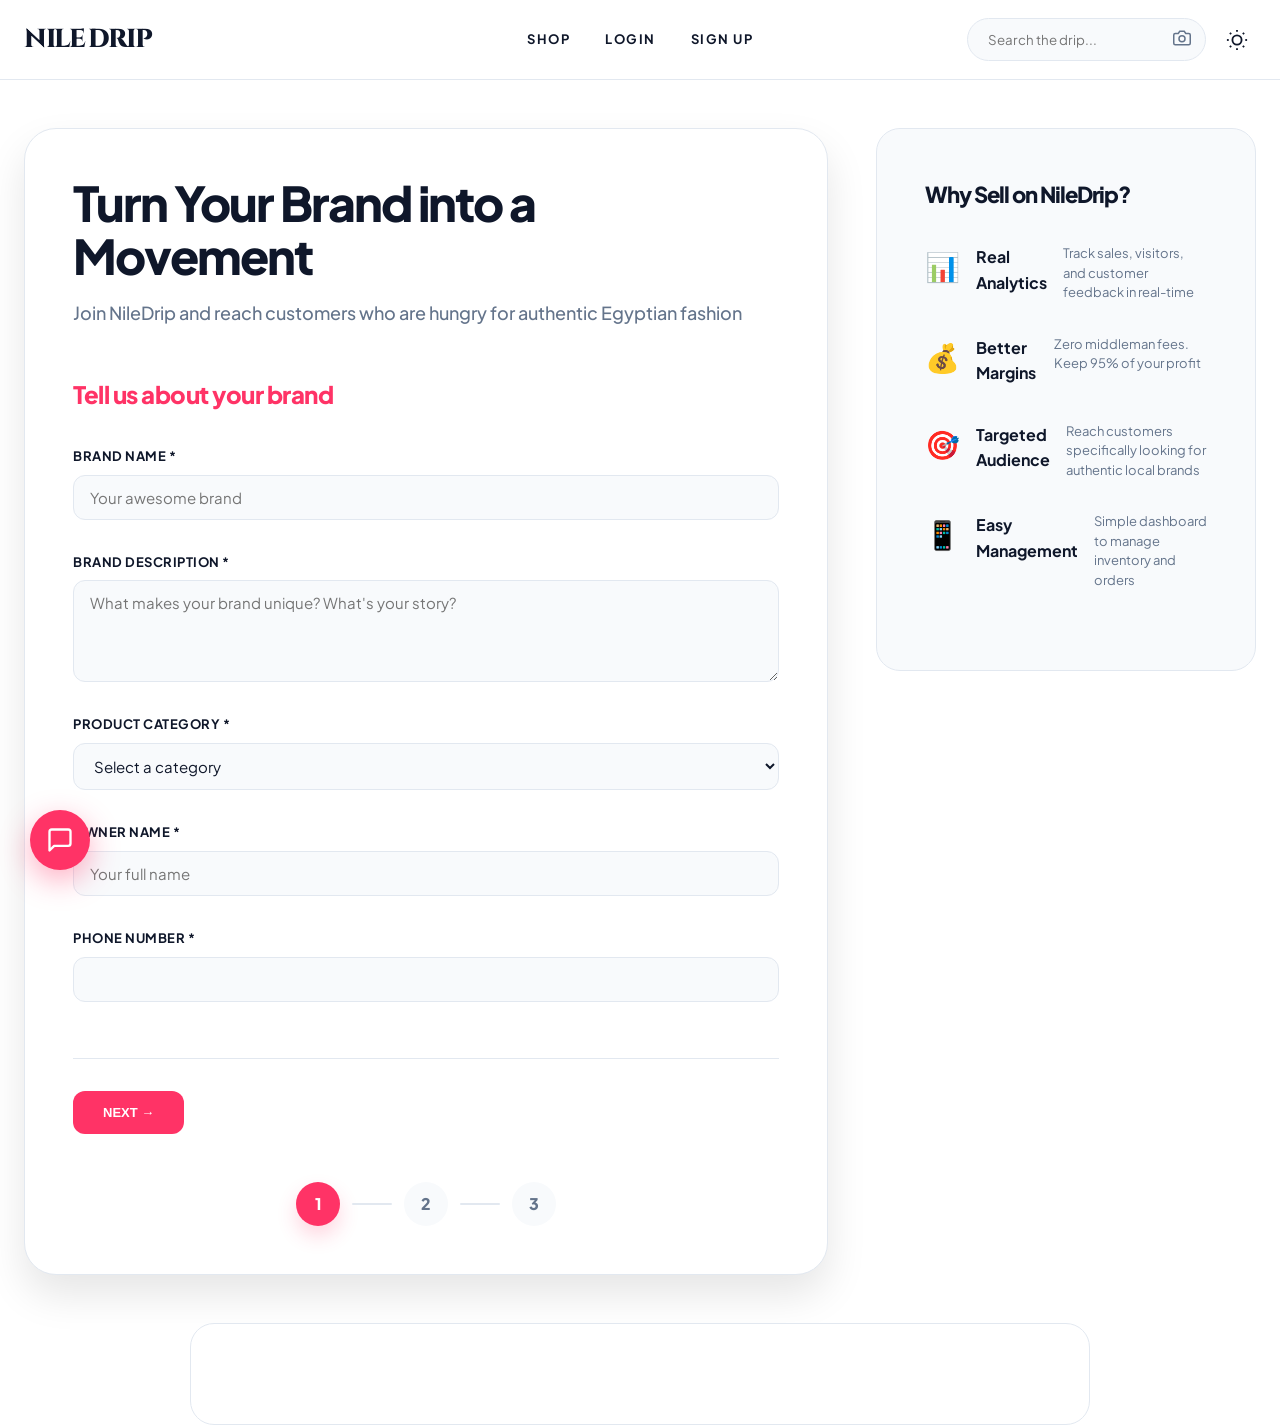
<file: HTML/seller-signup.html>
<!DOCTYPE html>
<html lang="en">
<head>
    <meta charset="UTF-8">
    <meta name="viewport" content="width=device-width, initial-scale=1.0">
    <title>NileDrip | Become a Seller</title>
     <link rel="stylesheet" href="../CSS/style-base.css">
    <link rel="stylesheet" href="../CSS/style-sellersignup.css">
</head>
<body>
    <nav class="navbar">
        <div class="container">
            <div class="navbar-brand">
               <a href="../index.html" class="logo">
                    NILE<span class="drip">DRIP</span>
                </a>
            </div>
            <div class="navbar-menu" id="navbarMenu">
                <a href="shop.html" class="nav-link">Shop</a>
                <a href="login.html" class="nav-link">Login</a>
                <a href="signup.html" class="nav-link">Sign Up</a>
            </div>
            <div class="navbar-actions">
                <button class="theme-toggle" id="themeToggle" aria-label="Toggle theme">
                    <svg width="22" height="22" viewBox="0 0 24 24" fill="none" stroke="currentColor" stroke-width="2">
                        <circle cx="12" cy="12" r="5"></circle>
                        <line x1="12" y1="1" x2="12" y2="3"></line>
                        <line x1="12" y1="21" x2="12" y2="23"></line>
                        <line x1="4.22" y1="4.22" x2="5.64" y2="5.64"></line>
                        <line x1="18.36" y1="18.36" x2="19.78" y2="19.78"></line>
                        <line x1="1" y1="12" x2="3" y2="12"></line>
                        <line x1="21" y1="12" x2="23" y2="12"></line>
                        <line x1="4.22" y1="19.78" x2="5.64" y2="18.36"></line>
                        <line x1="18.36" y1="5.64" x2="19.78" y2="4.22"></line>
                    </svg>
                </button>
                <button class="hamburger" id="hamburger">
                    <span></span><span></span><span></span>
                </button>
            </div>
        </div>
    </nav>

    <!-- Seller Signup Section -->
    <section class="seller-signup-section">
        <div class="container">
            <div class="seller-form-wrapper">
                <div class="seller-form-container">
                    <h1>Turn Your Brand into a Movement</h1>
                    <p class="subtitle">Join NileDrip and reach customers who are hungry for authentic Egyptian fashion</p>

                    <form class="seller-form" id="sellerForm">
                        <!-- Step 1: Brand Info -->
                        <div class="form-step active" id="step1">
                            <h2 class="step-title">Tell us about your brand</h2>

                            <div class="form-group">
                                <label for="brandName">Brand Name *</label>
                                <input 
                                    type="text" 
                                    id="brandName" 
                                    name="brandName" 
                                    placeholder="Your awesome brand"
                                    required
                                >
                                <span class="error-message" id="brandNameError"></span>
                            </div>

                            <div class="form-group">
                                <label for="brandDescription">Brand Description *</label>
                                <textarea 
                                    id="brandDescription" 
                                    name="brandDescription" 
                                    placeholder="What makes your brand unique? What's your story?"
                                    rows="4"
                                    required
                                ></textarea>
                                <span class="error-message" id="brandDescriptionError"></span>
                            </div>

                            <div class="form-group">
                                <label for="brandCategory">Product Category *</label>
                                <select id="brandCategory" name="brandCategory" required>
                                    <option value="">Select a category</option>
                                    <option value="hoodies">Hoodies</option>
                                    <option value="tees">T-Shirts</option>
                                    <option value="sweatpants">Sweatpants</option>
                                    <option value="accessories">Accessories</option>
                                </select>
                                <span class="error-message" id="brandCategoryError"></span>
                            </div>

                            <div class="form-row">
                                <div class="form-group">
                                    <label for="ownerName">Owner Name *</label>
                                    <input 
                                        type="text" 
                                        id="ownerName" 
                                        name="ownerName" 
                                        placeholder="Your full name"
                                        required
                                    >
                                    <span class="error-message" id="ownerNameError"></span>
                                </div>

                                <div class="form-group">
                                    <label for="ownerPhone">Phone Number *</label>
                                    <input 
                                        type="tel" 
                                        id="ownerPhone" 
                                        name="ownerPhone" 
                                       
                                        required
                                    >
                                    <span class="error-message" id="ownerPhoneError"></span>
                                </div>
                            </div>
                        </div>

                        <!-- Step 2: Contact & Documents -->
                        <div class="form-step" id="step2">
                            <h2 class="step-title">Contact & Documentation</h2>

                            <div class="form-group">
                                <label for="sellerEmail">Email Address *</label>
                                <input 
                                    type="email" 
                                    id="sellerEmail" 
                                    name="email" 
                                    placeholder="your@email.com"
                                    required
                                >
                                <span class="error-message" id="sellerEmailError"></span>
                            </div>

                            <div class="form-group">
                                <label for="businessLicense">Business License/ID *</label>
                                <div class="file-input-wrapper">
                                    <input 
                                        type="file" 
                                        id="businessLicense" 
                                        name="businessLicense"
                                        accept="image/*,.pdf"
                                        required
                                    >
                                    <span class="file-label">Upload your business license or national ID</span>
                                </div>
                                <span class="error-message" id="businessLicenseError"></span>
                            </div>

                            <div class="form-group">
                                <label for="bankAccount">Bank Account Number *</label>
                                <input 
                                    type="text" 
                                    id="bankAccount" 
                                    name="bankAccount" 
                                    placeholder="Your bank account for payments"
                                    required
                                >
                                <span class="error-message" id="bankAccountError"></span>
                            </div>
                        </div>

                        <!-- Step 3: Verification -->
                        <div class="form-step" id="step3">
                            <h2 class="step-title">Almost done!</h2>

                            <div class="checkbox-container">
                                <div class="checkbox-card" onclick="document.getElementById('termsCheck').click()">
                                    <input type="checkbox" id="termsCheck" name="termsCheck" required onclick="event.stopPropagation()">
                                    <label for="termsCheck">I agree to the <a href="#" class="auth-link" onclick="event.stopPropagation()">Seller Terms & Conditions</a> and understand my account will be verified</label>
                                </div>

                                <div class="checkbox-card" onclick="document.getElementById('authenticityCheck').click()">
                                    <input type="checkbox" id="authenticityCheck" name="authenticityCheck" required onclick="event.stopPropagation()">
                                    <label for="authenticityCheck">I confirm that all information provided is accurate and my brand products are authentic</label>
                                </div>
                            </div>

                            <div class="verification-info">
                                <h4>✅ What happens next?</h4>
                                <ul>
                                    <li>We review your application (24-48 hours)</li>
                                    <li>You'll receive an email confirmation</li>
                                    <li>Access your seller dashboard</li>
                                    <li>Start adding products immediately</li>
                                </ul>
                            </div>
                        </div>

                        <!-- Form Navigation -->
                        <div class="form-navigation">
                            <button type="button" class="btn btn-secondary" id="prevBtn" style="display: none;">← Previous</button>
                            <button type="button" class="btn btn-primary" id="nextBtn">Next →</button>
                            <button type="submit" class="btn btn-primary" id="submitBtn" style="display: none;">Submit Application</button>
                        </div>

                        <!-- Step Indicator -->
                        <div class="step-indicator">
                            <div class="step-dot active" data-step="1">1</div>
                            <div class="step-line"></div>
                            <div class="step-dot" data-step="2">2</div>
                            <div class="step-line"></div>
                            <div class="step-dot" data-step="3">3</div>
                        </div>
                    </form>
                </div>

                <div class="seller-benefits">
                    <h3>Why Sell on NileDrip?</h3>
                    <div class="benefit-item">
                        <span class="benefit-icon">📊</span>
                        <h4>Real Analytics</h4>
                        <p>Track sales, visitors, and customer feedback in real-time</p>
                    </div>
                    <div class="benefit-item">
                        <span class="benefit-icon">💰</span>
                        <h4>Better Margins</h4>
                        <p>Zero middleman fees. Keep 95% of your profit</p>
                    </div>
                    <div class="benefit-item">
                        <span class="benefit-icon">🎯</span>
                        <h4>Targeted Audience</h4>
                        <p>Reach customers specifically looking for authentic local brands</p>
                    </div>
                    <div class="benefit-item">
                        <span class="benefit-icon">📱</span>
                        <h4>Easy Management</h4>
                        <p>Simple dashboard to manage inventory and orders</p>
                    </div>
                </div>
            </div>
        </div>
    </section>

<script src="../JS/store.js"></script>
<script src="../JS/db.js"></script>
<script src="../JS/utils.js"></script>

<script src="../JS/seller-signup.js"></script>

<script src="../JS/theme.js"></script>
</body>
</html>
</file>
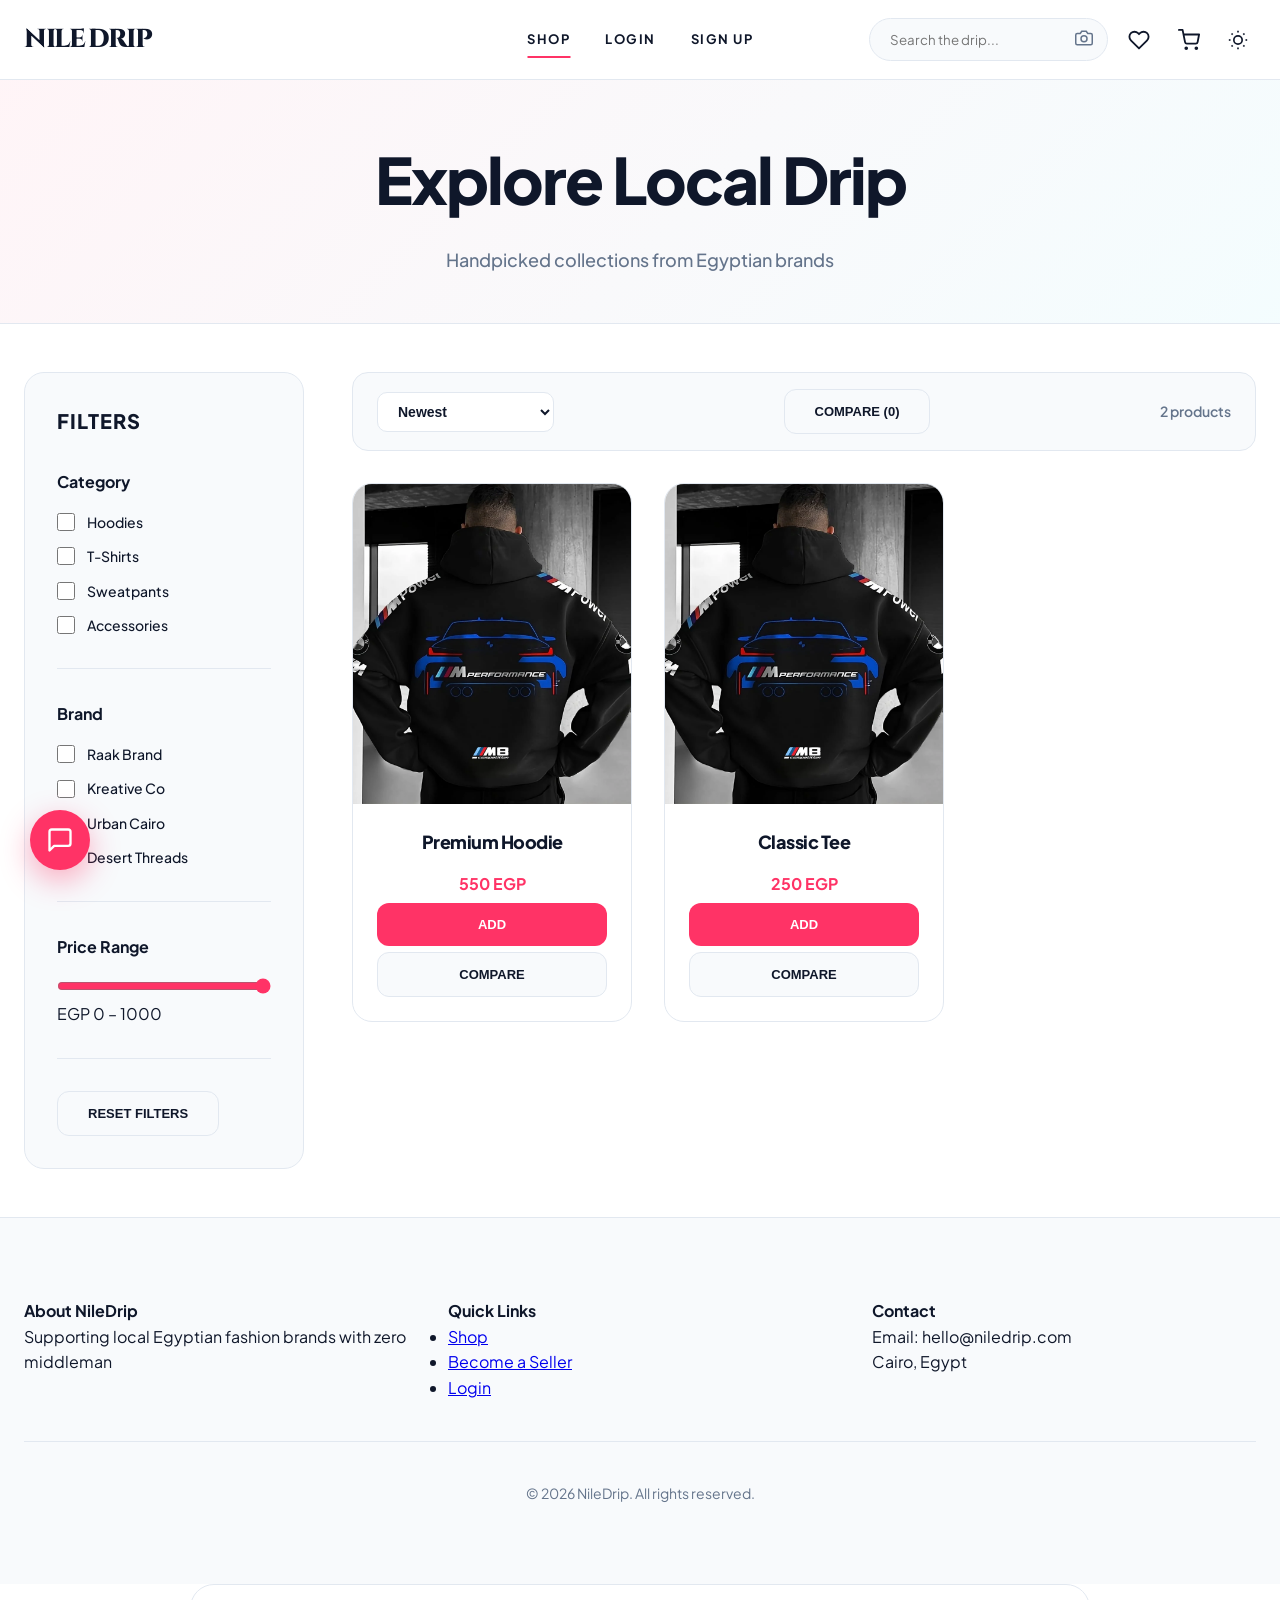
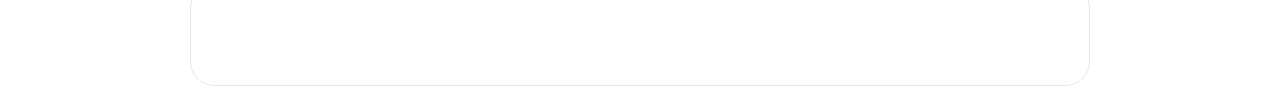
<file: HTML/shop.html>
<!DOCTYPE html>
<html lang="en">
<head>
    <meta charset="UTF-8">
    <meta name="viewport" content="width=device-width, initial-scale=1.0">
    <title>NileDrip | Shop</title>
    <link rel="stylesheet" href="../CSS/style-base.css">
    <link rel="stylesheet" href="../CSS/style-shop.css">
</head>
<body>
    <nav class="navbar">
        <div class="container">
            <div class="navbar-brand">
                <a href="../index.html" class="logo">
                    NILE<span class="drip">DRIP</span>
                </a>
            </div>
            <div class="navbar-menu" id="navbarMenu">
                <a href="shop.html" class="nav-link active">Shop</a>
                <a href="login.html" class="nav-link">Login</a>
                <a href="signup.html" class="nav-link">Sign Up</a>
            </div>

            <div class="navbar-actions">
                <a href="wishlist.html" class="cart-icon-btn wishlist-icon-btn" aria-label="Wishlist">
                    <svg width="22" height="22" viewBox="0 0 24 24" fill="none" stroke="currentColor"
                         stroke-width="2" stroke-linecap="round" stroke-linejoin="round">
                        <path d="M20.84 4.61a5.5 5.5 0 0 0-7.78 0L12 5.67l-1.06-1.06a5.5 5.5 0 0 0-7.78 7.78l1.06 1.06L12 21.23l7.78-7.78 1.06-1.06a5.5 5.5 0 0 0 0-7.78z"></path>
                    </svg>
                </a>

                <a href="cart.html" class="cart-icon-btn" aria-label="Cart">
                    <svg width="22" height="22" viewBox="0 0 24 24" fill="none" stroke="currentColor"
                         stroke-width="2" stroke-linecap="round" stroke-linejoin="round">
                        <circle cx="9" cy="21" r="1"></circle>
                        <circle cx="20" cy="21" r="1"></circle>
                        <path d="M1 1h4l2.68 13.39a2 2 0 0 0 2 1.61h9.72a2 2 0 0 0 2-1.61L23 6H6"></path>
                    </svg>
                    <span class="cart-nav-badge" id="cartNavBadge" style="display:none">0</span>
                </a>

                <button class="theme-toggle" id="themeToggle" aria-label="Toggle theme">
                    <svg width="20" height="20" viewBox="0 0 24 24" fill="none" stroke="currentColor" stroke-width="2">
                        <circle cx="12" cy="12" r="5"></circle>
                        <line x1="12" y1="1" x2="12" y2="3"></line>
                        <line x1="12" y1="21" x2="12" y2="23"></line>
                        <line x1="4.22" y1="4.22" x2="5.64" y2="5.64"></line>
                        <line x1="18.36" y1="18.36" x2="19.78" y2="19.78"></line>
                        <line x1="1" y1="12" x2="3" y2="12"></line>
                        <line x1="21" y1="12" x2="23" y2="12"></line>
                        <line x1="4.22" y1="19.78" x2="5.64" y2="18.36"></line>
                        <line x1="18.36" y1="5.64" x2="19.78" y2="4.22"></line>
                    </svg>
                </button>
                <button class="hamburger" id="hamburger">
                    <span></span><span></span><span></span>
                </button>
            </div>
        </div>
    </nav>

    <section class="shop-header">
        <div class="container">
            <h1>Explore Local Drip</h1>
            <p>Handpicked collections from Egyptian brands</p>
        </div>
    </section>

    <section class="shop-section">
        <div class="container">
            <div class="shop-layout">
                <aside class="shop-sidebar">
                    <h3 class="filter-title">Filters</h3>

                    <div class="filter-group">
                        <h4>Category</h4>
                        <div class="filter-options">
                            <label class="filter-checkbox">
                                <input type="checkbox" value="hoodies" class="category-filter">
                                <span>Hoodies</span>
                            </label>
                            <label class="filter-checkbox">
                                <input type="checkbox" value="tees" class="category-filter">
                                <span>T-Shirts</span>
                            </label>
                            <label class="filter-checkbox">
                                <input type="checkbox" value="sweatpants" class="category-filter">
                                <span>Sweatpants</span>
                            </label>
                            <label class="filter-checkbox">
                                <input type="checkbox" value="accessories" class="category-filter">
                                <span>Accessories</span>
                            </label>
                        </div>
                    </div>

                    <div class="filter-group">
                        <h4>Brand</h4>
                        <div class="filter-options">
                            <label class="filter-checkbox">
                                <input type="checkbox" value="brand1" class="brand-filter">
                                <span>Raak Brand</span>
                            </label>
                            <label class="filter-checkbox">
                                <input type="checkbox" value="brand2" class="brand-filter">
                                <span>Kreative Co</span>
                            </label>
                            <label class="filter-checkbox">
                                <input type="checkbox" value="brand3" class="brand-filter">
                                <span>Urban Cairo</span>
                            </label>
                            <label class="filter-checkbox">
                                <input type="checkbox" value="brand4" class="brand-filter">
                                <span>Desert Threads</span>
                            </label>
                        </div>
                    </div>

                    <div class="filter-group">
                        <h4>Price Range</h4>
                        <input type="range" min="0" max="1000" value="1000" id="priceRange">
                        <p>EGP 0 – <span id="priceValue">1000</span></p>
                    </div>

                    <button class="btn btn-secondary btn-block" id="resetFilters">Reset Filters</button>
                </aside>

                <div class="shop-main">
                    <div class="shop-controls">
                        <select id="sortBy" class="sort-select">
                            <option value="newest">Newest</option>
                            <option value="popular">Most Popular</option>
                            <option value="price-low">Price: Low to High</option>
                            <option value="price-high">Price: High to Low</option>
                        </select>
                        <button id="openCompareBtn" class="btn btn-secondary" disabled>Compare (0)</button>
                        <p class="product-count"><span id="productCount">0</span> products</p>
                    </div>

                    <div class="products-grid" id="productsGrid"></div>

                    <div class="no-products" id="noProducts" style="display:none;">
                        <p>No products found. Try adjusting your filters.</p>
                    </div>
                </div>
            </div>
        </div>
    </section>

    <footer class="footer">
        <div class="container">
            <div class="footer-content">
                <div class="footer-section">
                    <h4>About NileDrip</h4>
                    <p>Supporting local Egyptian fashion brands with zero middleman</p>
                </div>
                <div class="footer-section">
                    <h4>Quick Links</h4>
                    <ul>
                        <li><a href="shop.html">Shop</a></li>
                        <li><a href="seller-signup.html">Become a Seller</a></li>
                        <li><a href="login.html">Login</a></li>
                    </ul>
                </div>
                <div class="footer-section">
                    <h4>Contact</h4>
                    <p>Email: hello@niledrip.com<br>Cairo, Egypt</p>
                </div>
            </div>
            <div class="footer-bottom">
                <p>&copy; 2026 NileDrip. All rights reserved.</p>
            </div>
        </div>
    </footer>

    <!-- Compare Modal (FIXED) -->
    <div id="compareModal" class="compare-modal" style="display:none;">
        <div class="compare-modal-content">
            <div class="compare-modal-head">
                <h3>Compare Products</h3>
                <button id="closeCompareModal" class="btn btn-secondary">Close</button>
            </div>
            <div id="compareTableWrap" style="margin-top:20px;"></div>
        </div>
    </div>

<script src="../JS/store.js"></script>
<script src="../JS/db.js"></script>
<script src="../JS/utils.js"></script>
<script src="../JS/products.js"></script>
<script src="../JS/shop.js"></script>
<script src="../JS/theme.js"></script>
<script src="../JS/main.js"></script>
</body>
</html>
</file>
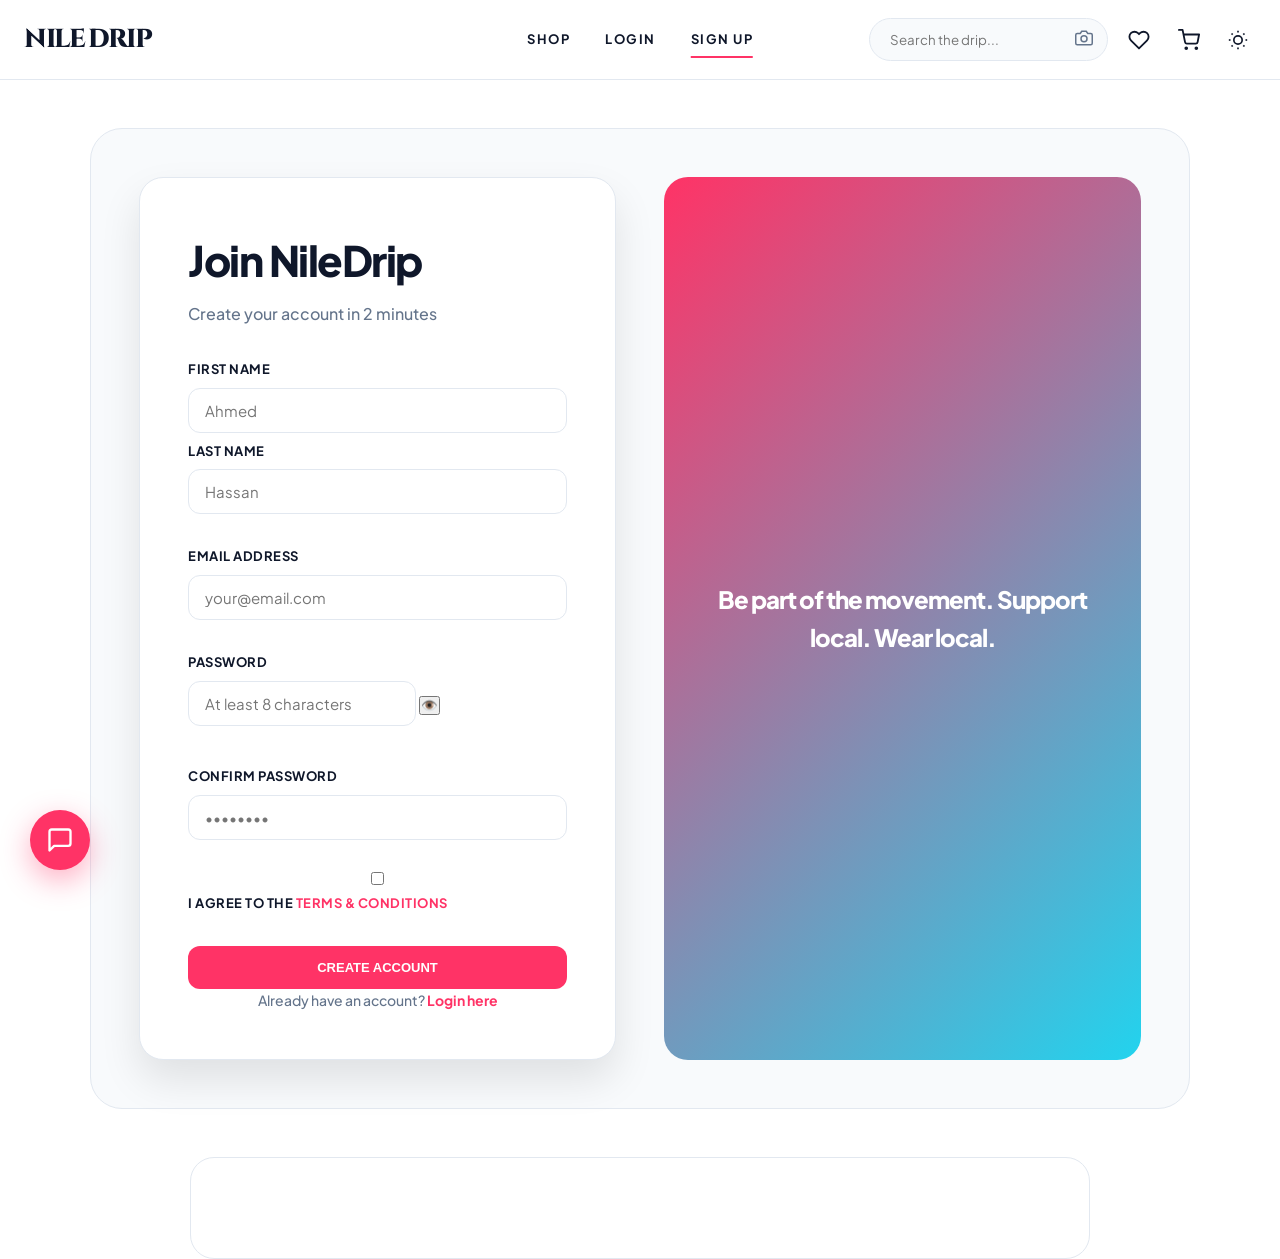
<file: HTML/signup.html>
<!DOCTYPE html>
<html lang="en">
<head>
    <meta charset="UTF-8">
    <meta name="viewport" content="width=device-width, initial-scale=1.0">
    <title>NileDrip | Sign Up</title>
    <!-- FIX: Backslashes replaced with forward slashes -->
    <link rel="stylesheet" href="../CSS/style-base.css">
    <link rel="stylesheet" href="../CSS/style-login-signup.css">
</head>
<body>
    <!-- Navigation -->
    <nav class="navbar">
        <div class="container">
            <div class="navbar-brand">
                <a href="../index.html" class="logo">
                    NILE<span class="drip">DRIP</span>
                </a>
            </div>
            <div class="navbar-menu" id="navbarMenu">
                <a href="shop.html" class="nav-link">Shop</a>
                <a href="login.html" class="nav-link">Login</a>
                <a href="signup.html" class="nav-link active">Sign Up</a>
            </div>

            <div class="navbar-actions">
                <a href="wishlist.html" class="cart-icon-btn wishlist-icon-btn" aria-label="Wishlist">
                    <svg width="22" height="22" viewBox="0 0 24 24" fill="none" stroke="currentColor"
                         stroke-width="2" stroke-linecap="round" stroke-linejoin="round">
                        <path d="M20.84 4.61a5.5 5.5 0 0 0-7.78 0L12 5.67l-1.06-1.06a5.5 5.5 0 0 0-7.78 7.78l1.06 1.06L12 21.23l7.78-7.78 1.06-1.06a5.5 5.5 0 0 0 0-7.78z"></path>
                    </svg>
                </a>

                <a href="cart.html" class="cart-icon-btn" aria-label="Cart">
                    <svg width="22" height="22" viewBox="0 0 24 24" fill="none" stroke="currentColor"
                         stroke-width="2" stroke-linecap="round" stroke-linejoin="round">
                        <circle cx="9" cy="21" r="1"></circle>
                        <circle cx="20" cy="21" r="1"></circle>
                        <path d="M1 1h4l2.68 13.39a2 2 0 0 0 2 1.61h9.72a2 2 0 0 0 2-1.61L23 6H6"></path>
                    </svg>
                    <span class="cart-nav-badge" id="cartNavBadge" style="display:none">0</span>
                </a>

                <button class="theme-toggle" id="themeToggle" aria-label="Toggle theme">
                    <svg width="20" height="20" viewBox="0 0 24 24" fill="none" stroke="currentColor" stroke-width="2">
                        <circle cx="12" cy="12" r="5"></circle>
                        <line x1="12" y1="1" x2="12" y2="3"></line>
                        <line x1="12" y1="21" x2="12" y2="23"></line>
                        <line x1="4.22" y1="4.22" x2="5.64" y2="5.64"></line>
                        <line x1="18.36" y1="18.36" x2="19.78" y2="19.78"></line>
                        <line x1="1" y1="12" x2="3" y2="12"></line>
                        <line x1="21" y1="12" x2="23" y2="12"></line>
                        <line x1="4.22" y1="19.78" x2="5.64" y2="18.36"></line>
                        <line x1="18.36" y1="5.64" x2="19.78" y2="4.22"></line>
                    </svg>
                </button>
                <button class="hamburger" id="hamburger">
                    <span></span><span></span><span></span>
                </button>
            </div>
        </div>
    </nav>

    <!-- Signup Section -->
    <section class="auth-section">
        <div class="auth-container">
            <div class="auth-box">
                <h1 class="auth-title">Join NileDrip</h1>
                <p class="auth-subtitle">Create your account in 2 minutes</p>

                <form class="auth-form" id="signupForm">
                    <div class="form-row">
                        <div class="form-group">
                            <label for="firstName">First Name</label>
                            <input type="text" id="firstName" name="firstName"
                                   placeholder="Ahmed" required>
                            <span class="error-message" id="firstNameError"></span>
                        </div>
                        <div class="form-group">
                            <label for="lastName">Last Name</label>
                            <input type="text" id="lastName" name="lastName"
                                   placeholder="Hassan" required>
                            <span class="error-message" id="lastNameError"></span>
                        </div>
                    </div>

                    <div class="form-group">
                        <label for="signupEmail">Email Address</label>
                        <input type="email" id="signupEmail" name="email"
                               placeholder="your@email.com" required>
                        <span class="error-message" id="signupEmailError"></span>
                    </div>

                    <div class="form-group">
                        <label for="signupPassword">Password</label>
                        <div class="password-input-wrapper">
                            <input type="password" id="signupPassword" name="password"
                                   placeholder="At least 8 characters" required>
                            <button type="button" class="toggle-password" id="toggleSignupPassword">👁️</button>
                        </div>
                        <span class="error-message" id="signupPasswordError"></span>
                        <div class="password-strength">
                            <div class="strength-bar" id="strengthBar"></div>
                            <span class="strength-text" id="strengthText"></span>
                        </div>
                    </div>

                    <div class="form-group">
                        <label for="confirmPassword">Confirm Password</label>
                        <input type="password" id="confirmPassword" name="confirmPassword"
                               placeholder="••••••••" required>
                        <span class="error-message" id="confirmPasswordError"></span>
                    </div>

                    <div class="form-group checkbox">
                        <input type="checkbox" id="terms" name="terms" required>
                        <label for="terms">I agree to the <a href="#" class="auth-link">Terms & Conditions</a></label>
                        <span class="error-message" id="termsError"></span>
                    </div>

                    <button type="submit" class="btn btn-primary btn-block">Create Account</button>
                </form>

                <p class="auth-footer">
                    Already have an account?
                    <a href="login.html" class="auth-link">Login here</a>
                </p>
            </div>

            <div class="auth-visual">
                <div class="visual-blob blob-1"></div>
                <div class="visual-blob blob-2"></div>
                <div class="visual-text">
                    <p>Be part of the movement. Support local. Wear local.</p>
                </div>
            </div>
        </div>
    </section>

<script src="../JS/store.js"></script>
<script src="../JS/utils.js"></script>
<script src="../JS/signup.js"></script>
<script src="../JS/theme.js"></script>
</body>
</html>
</file>
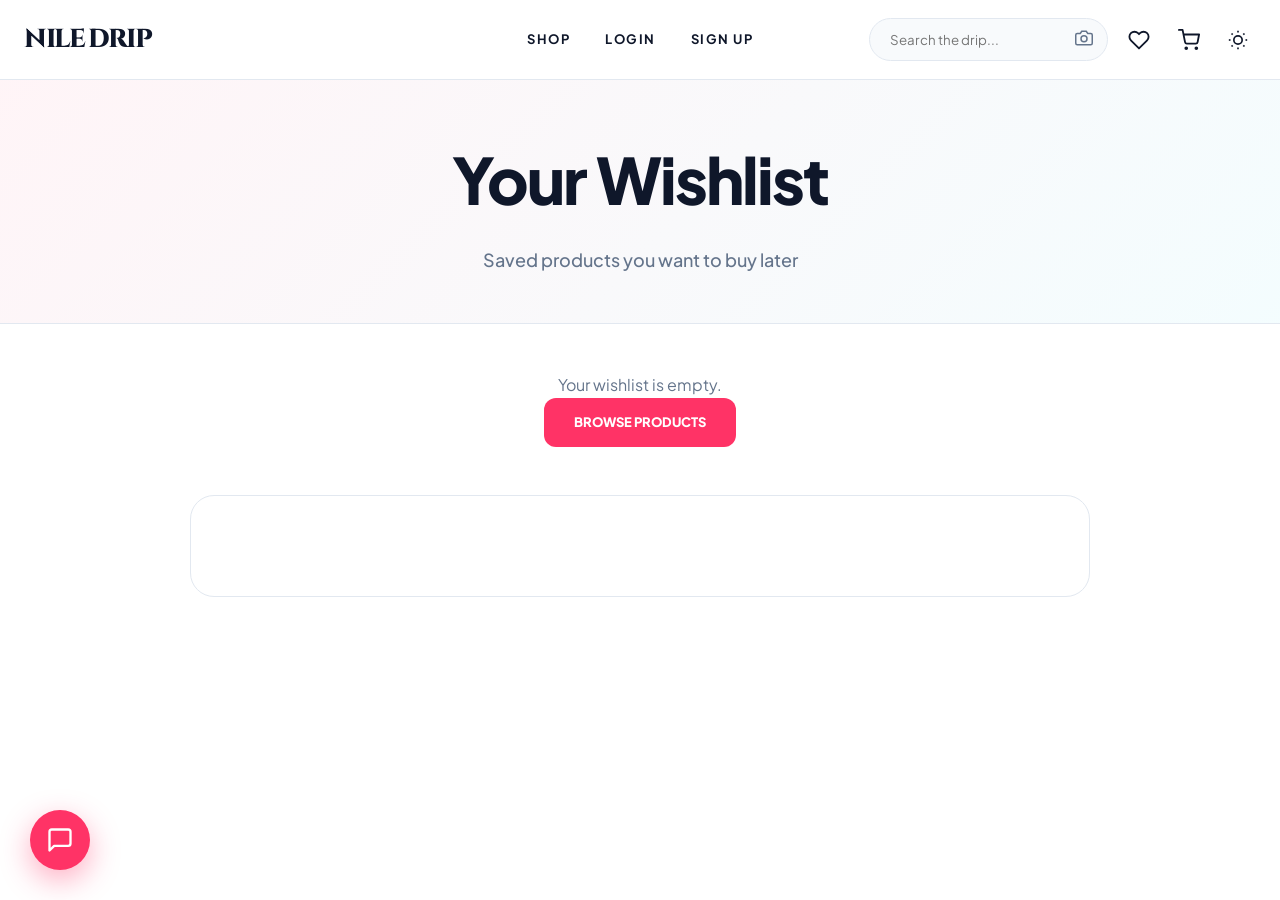
<file: HTML/wishlist.html>
<!DOCTYPE html>
<html lang="en">
<head>
    <meta charset="UTF-8">
    <meta name="viewport" content="width=device-width, initial-scale=1.0">
    <title>NileDrip | Wishlist</title>
    <link rel="stylesheet" href="../CSS/style-base.css">
    <link rel="stylesheet" href="../CSS/style-shop.css">
</head>
<body>
<nav class="navbar">
    <div class="container">
        <div class="navbar-brand">
            <a href="../index.html" class="logo">
                NILE<span class="drip">DRIP</span>
            </a>
        </div>
        <div class="navbar-menu" id="navbarMenu">
            <a href="shop.html" class="nav-link">Shop</a>
            <a href="login.html" class="nav-link">Login</a>
            <a href="signup.html" class="nav-link">Sign Up</a>
        </div>

        <div class="navbar-actions">
            <a href="wishlist.html" class="cart-icon-btn wishlist-icon-btn" aria-label="Wishlist">
                <svg width="22" height="22" viewBox="0 0 24 24" fill="none" stroke="currentColor"
                        stroke-width="2" stroke-linecap="round" stroke-linejoin="round">
                    <path d="M20.84 4.61a5.5 5.5 0 0 0-7.78 0L12 5.67l-1.06-1.06a5.5 5.5 0 0 0-7.78 7.78l1.06 1.06L12 21.23l7.78-7.78 1.06-1.06a5.5 5.5 0 0 0 0-7.78z"></path>
                </svg>
            </a>

            <a href="cart.html" class="cart-icon-btn" aria-label="Cart">
                <svg width="22" height="22" viewBox="0 0 24 24" fill="none" stroke="currentColor"
                        stroke-width="2" stroke-linecap="round" stroke-linejoin="round">
                    <circle cx="9" cy="21" r="1"></circle>
                    <circle cx="20" cy="21" r="1"></circle>
                    <path d="M1 1h4l2.68 13.39a2 2 0 0 0 2 1.61h9.72a2 2 0 0 0 2-1.61L23 6H6"></path>
                </svg>
                <span class="cart-nav-badge" id="cartNavBadge" style="display:none">0</span>
            </a>

            <button class="theme-toggle" id="themeToggle" aria-label="Toggle theme">
                <svg width="20" height="20" viewBox="0 0 24 24" fill="none" stroke="currentColor" stroke-width="2">
                    <circle cx="12" cy="12" r="5"></circle>
                    <line x1="12" y1="1" x2="12" y2="3"></line>
                    <line x1="12" y1="21" x2="12" y2="23"></line>
                    <line x1="4.22" y1="4.22" x2="5.64" y2="5.64"></line>
                    <line x1="18.36" y1="18.36" x2="19.78" y2="19.78"></line>
                    <line x1="1" y1="12" x2="3" y2="12"></line>
                    <line x1="21" y1="12" x2="23" y2="12"></line>
                    <line x1="4.22" y1="19.78" x2="5.64" y2="18.36"></line>
                    <line x1="18.36" y1="5.64" x2="19.78" y2="4.22"></line>
                </svg>
            </button>
            <button class="hamburger" id="hamburger">
                <span></span><span></span><span></span>
            </button>
        </div>
    </div>
</nav>

<section class="shop-header">
    <div class="container">
        <h1>Your Wishlist</h1>
        <p>Saved products you want to buy later</p>
    </div>
</section>

<section class="shop-section">
    <div class="container">
        <div id="wishlistEmpty" class="no-products" style="display:none;">
            <p>Your wishlist is empty.</p>
            <a href="shop.html" class="btn btn-primary">Browse Products</a>
        </div>
        <div id="wishlistGrid" class="products-grid"></div>
    </div>
</section>

<script src="../JS/store.js"></script>
<script src="../JS/db.js"></script>
<script src="../JS/utils.js"></script>
<script src="../JS/theme.js"></script>
<script src="../JS/main.js"></script>
<script src="../JS/wishlist.js"></script>
</body>
</html>
</file>
<file: CSS/style-base.css>
/* ===========================================
   NILEDRIP - GLOBAL PREMIUM MASTER STYLES
   =========================================== */

@import url('https://fonts.googleapis.com/css2?family=Cinzel:wght@700;900&family=Plus+Jakarta+Sans:wght@300;400;500;600;700;800&display=swap');

:root {
    --primary-color: #FF3366;
    --secondary-color: #22D3EE;
    --accent-color: #F59E0B;
    --bg-primary: #ffffff;
    --bg-secondary: #f8fafc;
    --text-primary: #0f172a;
    --text-secondary: #64748b;
    --border-color: #e2e8f0;
    --shadow-sm: 0 1px 3px rgba(0,0,0,0.1);
    --shadow-md: 0 4px 6px -1px rgba(0,0,0,0.1);
    --shadow-lg: 0 20px 40px rgba(0, 0, 0, 0.1);
    --spacing-xs: 8px;
    --spacing-sm: 16px;
    --spacing-md: 24px;
    --spacing-lg: 32px;
    --spacing-xl: 48px;
    --nav-height: 80px;
    --transition-fast: 0.2s ease;
    --transition-base: 0.4s cubic-bezier(0.4, 0, 0.2, 1);
}

/* Dark Mode */
[data-theme="dark"] {
    --bg-primary: #020617;
    --bg-secondary: #0f172a;
    --text-primary: #f8fafc;
    --text-secondary: #94a3b8;
    --border-color: #1e293b;
    --shadow-lg: 0 20px 40px rgba(0, 0, 0, 0.4);
}

/* Global Reset */
* { margin: 0; padding: 0; box-sizing: border-box; }
html { scroll-behavior: smooth; }
body {
    font-family: 'Plus Jakarta Sans', sans-serif;
    background-color: var(--bg-primary);
    color: var(--text-primary);
    line-height: 1.6;
    transition: background-color 0.5s, color 0.5s;
    min-height: 100vh;
    -webkit-font-smoothing: antialiased;
}

.container {
    width: 100%;
    max-width: 1400px;
    margin: 0 auto;
    padding: 0 var(--spacing-md);
}

/* --- SYMMETRICAL MASTER NAVBAR --- */
.navbar {
    height: var(--nav-height);
    background: rgba(var(--bg-primary), 0.95);
    backdrop-filter: blur(12px);
    border-bottom: 1px solid var(--border-color);
    position: sticky;
    top: 0;
    z-index: 1200;
    display: flex;
    align-items: center;
}

.navbar .container {
    display: grid;
    grid-template-columns: 1fr auto 1fr; /* Absolute centering grid */
    align-items: center;
    width: 100%;
}

.navbar-brand {
    justify-self: start;
    min-width: 250px; /* Balance with right actions */
}

.logo {
    text-decoration: none;
    font-weight: 800;
    font-size: 26px;
    color: var(--text-primary);
    letter-spacing: -1.5px;
    display: flex;
    align-items: center;
    font-family: 'Cinzel', serif;
}

.logo .drip {
    margin-left: 4px;
    animation: drip-color-cycle 6s infinite linear;
}

@keyframes drip-color-cycle {
    0% { color: var(--primary-color); filter: drop-shadow(0 0 8px var(--primary-color)); }
    33% { color: var(--secondary-color); filter: drop-shadow(0 0 8px var(--secondary-color)); }
    66% { color: var(--accent-color); filter: drop-shadow(0 0 8px var(--accent-color)); }
    100% { color: var(--primary-color); filter: drop-shadow(0 0 8px var(--primary-color)); }
}

.navbar-menu {
    display: flex;
    gap: 35px;
    justify-self: center;
}

.nav-link {
    text-decoration: none;
    color: var(--text-primary);
    font-weight: 700;
    font-size: 13px;
    text-transform: uppercase;
    letter-spacing: 1.5px;
    transition: var(--transition-fast);
    position: relative;
    padding: 8px 0;
}

.nav-link::after {
    content: '';
    position: absolute;
    bottom: 0;
    left: 50%;
    width: 0;
    height: 2px;
    background: var(--primary-color);
    transition: var(--transition-base);
    transform: translateX(-50%);
}

.nav-link:hover::after, .nav-link.active::after {
    width: 100%;
}

.navbar-actions {
    display: flex;
    align-items: center;
    gap: 12px;
    justify-self: end;
    min-width: 250px; /* Match brand width for perfect symmetry */
    justify-content: flex-end;
}

.navbar-search {
    position: relative;
    width: 200px;
    transition: width 0.3s ease;
}

.navbar-search:focus-within {
    width: 240px;
}

.cart-icon-btn {
    position: relative;
    color: var(--text-primary);
    display: flex;
    padding: 8px;
    border-radius: 50%;
    transition: var(--transition-fast);
    text-decoration: none;
}

.cart-icon-btn:hover {
    background-color: var(--bg-secondary);
    color: var(--primary-color);
    transform: translateY(-2px);
}

.cart-nav-badge {
    position: absolute;
    top: -2px;
    right: -2px;
    background: var(--primary-color);
    color: white;
    font-size: 10px;
    width: 18px;
    height: 18px;
    border-radius: 50%;
    display: flex;
    align-items: center;
    justify-content: center;
    font-weight: 800;
    border: 2px solid var(--bg-primary);
}

.theme-toggle {
    background: none;
    border: none;
    cursor: pointer;
    color: var(--text-primary);
    display: flex;
    padding: 8px;
    border-radius: 50%;
    transition: var(--transition-fast);
}

.theme-toggle:hover {
    background-color: var(--bg-secondary);
    color: var(--primary-color);
    transform: rotate(15deg);
}

.hamburger {
    display: none;
    flex-direction: column;
    gap: 5px;
    background: none;
    border: none;
    cursor: pointer;
}

.hamburger span {
    width: 25px;
    height: 3px;
    background: var(--text-primary);
    border-radius: 2px;
}

/* --- BUTTONS --- */
.btn {
    padding: 14px 30px; border-radius: 12px; font-weight: 800;
    cursor: pointer; text-decoration: none; display: inline-block;
    transition: all 0.3s cubic-bezier(0.175, 0.885, 0.32, 1.275);
    text-transform: uppercase; font-size: 13px; border: none;
}
.btn-primary { background: var(--primary-color); color: #fff; }
.btn-primary:hover { transform: translateY(-3px); box-shadow: 0 15px 30px rgba(255, 0, 110, 0.2); }
.btn-secondary { background: var(--bg-secondary); color: var(--text-primary); border: 1px solid var(--border-color); }

/* --- SECTIONS --- */
section { padding: 80px 0; }
.section-title { font-size: 32px; font-weight: 900; margin-bottom: 40px; text-align: center; }

/* --- GLOBAL PRODUCT GRID --- */
.products-grid {
    display: grid;
    grid-template-columns: repeat(auto-fit, minmax(280px, 1fr));
    gap: var(--spacing-lg);
}

.product-card {
    background: var(--bg-primary);
    border-radius: 24px;
    overflow: hidden;
    border: 1px solid var(--border-color);
    transition: var(--transition-base);
    display: flex;
    flex-direction: column;
    text-decoration: none;
    color: inherit;
}

.product-card:hover {
    transform: translateY(-10px);
    border-color: var(--primary-color);
    box-shadow: var(--shadow-lg);
}

.product-image-link {
    display: block;
    width: 100%;
    aspect-ratio: 4/5;
    background: var(--bg-secondary);
    overflow: hidden;
}

.product-image-link img {
    width: 100%;
    height: 100%;
    object-fit: cover;
    transition: var(--transition-base);
}

.product-card:hover .product-image-link img {
    transform: scale(1.05);
}

.card-info {
    padding: var(--spacing-md);
    text-align: center;
    flex: 1;
    display: flex;
    flex-direction: column;
    justify-content: center;
}

.card-info h3 {
    font-size: 18px;
    font-weight: 800;
    margin-bottom: 8px;
    letter-spacing: -0.5px;
    color: var(--text-primary);
}

.card-info p {
    font-size: 16px;
    font-weight: 700;
    color: var(--primary-color);
}

/* --- FOOTER --- */
footer { background: var(--bg-secondary); padding: 80px 0; border-top: 1px solid var(--border-color); }
.footer-content { display: grid; grid-template-columns: repeat(auto-fit, minmax(250px, 1fr)); gap: 40px; }

.footer-links {
    list-style: none;
    padding: 0;
    display: flex;
    flex-direction: column;
    gap: 15px;
}

.footer-links li a {
    text-decoration: none;
    color: var(--text-secondary);
    font-weight: 600;
    font-size: 15px;
    display: flex;
    align-items: center;
    gap: 10px;
    transition: var(--transition-fast);
}

.footer-links li a:hover {
    color: var(--primary-color);
    transform: translateX(10px);
}

.link-icon {
    font-size: 18px;
    filter: grayscale(100%);
    transition: var(--transition-fast);
}

.footer-links li a:hover .link-icon {
    filter: grayscale(0%);
    transform: scale(1.2);
}

.footer-bottom { text-align: center; padding-top: 40px; border-top: 1px solid var(--border-color); margin-top: 40px; font-size: 14px; color: var(--text-secondary); }

/* --- AI SCOUT & SEARCH --- */
.ai-scout-trigger {
    position: fixed;
    bottom: 30px;
    left: 30px;
    width: 60px;
    height: 60px;
    background: var(--primary-color);
    color: white;
    border-radius: 50%;
    display: flex;
    align-items: center;
    justify-content: center;
    cursor: pointer;
    z-index: 2000;
    box-shadow: 0 10px 30px rgba(255, 51, 102, 0.4);
    transition: var(--transition-base);
}

.ai-scout-trigger:hover { transform: scale(1.1) rotate(15deg); }

.ai-scout-panel {
    position: fixed;
    bottom: 100px;
    left: 30px;
    width: 350px;
    height: 500px;
    background: var(--bg-primary);
    border: 1px solid var(--border-color);
    border-radius: 24px;
    display: flex;
    flex-direction: column;
    z-index: 2000;
    box-shadow: var(--shadow-lg);
    overflow: hidden;
    transform: translateY(20px);
    opacity: 0;
    pointer-events: none;
    transition: var(--transition-base);
}

.ai-scout-panel.active {
    transform: translateY(0);
    opacity: 1;
    pointer-events: all;
}

.ai-scout-header {
    background: var(--primary-color);
    padding: 15px 20px;
    color: white;
    display: flex;
    justify-content: space-between;
    align-items: center;
}

.ai-scout-messages {
    flex: 1;
    padding: 20px;
    overflow-y: auto;
    display: flex;
    flex-direction: column;
    gap: 12px;
}

.ai-message {
    padding: 10px 15px;
    border-radius: 12px;
    max-width: 80%;
    font-size: 14px;
    font-weight: 500;
}

.ai-message.bot { background: var(--bg-secondary); align-self: flex-start; }
.ai-message.user { background: var(--primary-color); color: white; align-self: flex-end; }

.ai-scout-input {
    padding: 15px;
    border-top: 1px solid var(--border-color);
    display: flex;
    gap: 10px;
}

.ai-scout-input input {
    flex: 1;
    padding: 10px;
    border-radius: 10px;
    border: 1px solid var(--border-color);
    background: var(--bg-secondary);
    color: var(--text-primary);
}

.navbar-search {
    position: relative;
    max-width: 400px;
    width: 100%;
}

.search-wrapper {
    position: relative;
    display: flex;
    align-items: center;
}

.search-wrapper input {
    width: 100%;
    padding: 12px 45px 12px 20px;
    border-radius: 30px;
    border: 1px solid var(--border-color);
    background: var(--bg-secondary);
    color: var(--text-primary);
    font-family: inherit;
    transition: var(--transition-fast);
}

.search-wrapper input:focus {
    border-color: var(--primary-color);
    background: var(--bg-primary);
    box-shadow: 0 0 0 4px rgba(255, 51, 102, 0.1);
}

.search-img-btn {
    position: absolute;
    right: 15px;
    background: none;
    border: none;
    color: var(--text-secondary);
    cursor: pointer;
    transition: var(--transition-fast);
}

.search-img-btn:hover { color: var(--primary-color); }

/* Scroll Reveal */
.reveal {
    opacity: 0;
    transform: translateY(30px);
    transition: all 0.8s var(--transition-base);
}

.reveal.active {
    opacity: 1;
    transform: translateY(0);
}

/* --- MOBILE SYMMETRY --- */
@media (max-width: 1000px) {
    .navbar .container {
        grid-template-columns: auto 1fr auto;
        min-height: var(--nav-height);
    }
    
    .navbar-brand, .navbar-actions {
        min-width: unset;
    }

    .navbar-menu {
        position: fixed;
        top: var(--nav-height);
        left: -100%;
        width: 100%;
        height: calc(100vh - var(--nav-height));
        background: var(--bg-primary);
        flex-direction: column;
        align-items: center;
        padding-top: 50px;
        transition: var(--transition-base);
        z-index: 1100;
        gap: 30px;
    }

    .navbar-menu.active {
        left: 0;
    }

    .hamburger {
        display: flex;
    }

    .navbar-search {
        display: none; /* Injected search hidden on mobile top bar */
    }
}
</file>
<file: CSS/style-dashboard-admin.css>
/* DASHBOARD & ADMIN STYLES */

.admin-section, .dashboard-section {
    padding: var(--spacing-xl) 0;
    min-height: calc(100vh - var(--nav-height));
    background: var(--bg-primary);
}

.admin-container, .dashboard-section .container {
    display: grid;
    grid-template-columns: 280px 1fr;
    gap: var(--spacing-xl);
}

@media (max-width: 1024px) {
    .admin-container, .dashboard-section .container {
        grid-template-columns: 1fr;
    }
}

.admin-sidebar, .dashboard-sidebar {
    background: var(--bg-secondary);
    border-radius: 32px;
    padding: var(--spacing-lg);
    border: 1px solid var(--border-color);
    height: fit-content;
    position: sticky;
    top: 100px;
}

.seller-profile {
    text-align: center;
    margin-bottom: var(--spacing-lg);
    padding-bottom: var(--spacing-lg);
    border-bottom: 1px solid var(--border-color);
}

.seller-avatar {
    width: 80px;
    height: 80px;
    border-radius: 50%;
    background: linear-gradient(135deg, var(--primary-color), var(--secondary-color));
    color: white;
    display: flex;
    align-items: center;
    justify-content: center;
    font-size: 32px;
    font-weight: 800;
    margin: 0 auto var(--spacing-md);
    box-shadow: var(--shadow-md);
}

.seller-status {
    font-size: 12px;
    font-weight: 700;
    color: #10B981;
    text-transform: uppercase;
    letter-spacing: 1px;
}

.admin-nav, .sidebar-nav {
    display: flex;
    flex-direction: column;
    gap: 8px;
    margin-top: var(--spacing-lg);
}

.admin-link, .sidebar-link {
    display: flex;
    align-items: center;
    gap: 12px;
    padding: 14px 18px;
    text-decoration: none;
    color: var(--text-primary);
    font-weight: 700;
    border-radius: 16px;
    transition: var(--transition-base);
    font-size: 14px;
}

.admin-link:hover, .sidebar-link:hover {
    background: rgba(var(--primary-color), 0.05);
    color: var(--primary-color);
    transform: translateX(5px);
}

.admin-link.active, .sidebar-link.active {
    background: var(--primary-color);
    color: white;
    box-shadow: 0 10px 20px rgba(255, 51, 102, 0.2);
}

.admin-content, .dashboard-content {
    display: flex;
    flex-direction: column;
    gap: var(--spacing-xl);
}

.dashboard-tab, .admin-tab {
    display: none;
    animation: fadeIn 0.4s ease-out;
}

.dashboard-tab.active, .admin-tab.active {
    display: block;
}

.dashboard-tab h2 {
    font-size: 32px;
    font-weight: 800;
    margin-bottom: var(--spacing-lg);
    letter-spacing: -1.5px;
}

/* STATS */
.stats-grid, .admin-stats {
    display: grid;
    grid-template-columns: repeat(auto-fit, minmax(200px, 1fr));
    gap: var(--spacing-lg);
    margin-bottom: var(--spacing-xl);
}

.stat-card {
    background: var(--bg-primary);
    border: 1px solid var(--border-color);
    border-radius: 24px;
    padding: var(--spacing-lg);
    display: flex;
    align-items: center;
    gap: var(--spacing-md);
    transition: var(--transition-base);
}

.stat-card:hover {
    transform: translateY(-5px);
    border-color: var(--primary-color);
    box-shadow: var(--shadow-lg);
}

.stat-icon {
    width: 56px;
    height: 56px;
    background: var(--bg-secondary);
    border-radius: 16px;
    display: flex;
    align-items: center;
    justify-content: center;
    font-size: 24px;
}

.stat-info h4 {
    font-size: 13px;
    color: var(--text-secondary);
    text-transform: uppercase;
    letter-spacing: 0.5px;
    margin-bottom: 2px;
}

.stat-number {
    font-size: 24px;
    font-weight: 800;
    color: var(--text-primary);
}

/* DASHBOARD GRID */
.dashboard-grid {
    display: grid;
    grid-template-columns: 1.5fr 1fr;
    gap: var(--spacing-lg);
}

@media (max-width: 1200px) {
    .dashboard-grid { grid-template-columns: 1fr; }
}

.dashboard-card {
    background: var(--bg-primary);
    border: 1px solid var(--border-color);
    border-radius: 24px;
    padding: var(--spacing-lg);
}

.dashboard-card h3 {
    font-size: 20px;
    font-weight: 800;
    margin-bottom: var(--spacing-lg);
    letter-spacing: -0.5px;
}

/* TABLES */
.admin-table-wrapper {
    background: var(--bg-primary);
    border: 1px solid var(--border-color);
    border-radius: 20px;
    overflow-x: auto;
}

.admin-table, .orders-table {
    width: 100%;
    border-collapse: collapse;
}

.admin-table th, .orders-table th {
    background: var(--bg-secondary);
    padding: 16px;
    text-align: left;
    font-weight: 700;
    font-size: 13px;
    text-transform: uppercase;
    letter-spacing: 1px;
}

.admin-table td, .orders-table td {
    padding: 16px;
    border-top: 1px solid var(--border-color);
    font-size: 14px;
    font-weight: 600;
}

.status-badge {
    padding: 6px 12px;
    border-radius: 20px;
    font-size: 12px;
    font-weight: 800;
    text-transform: uppercase;
    letter-spacing: 0.5px;
}

.status-badge.pending { background: rgba(245, 158, 11, 0.1); color: #F59E0B; }
.status-badge.completed, .status-badge.verified, .status-badge.delivered { background: rgba(16, 185, 129, 0.1); color: #10B981; }

/* PRODUCT LIST ITEMS */
.product-list-item {
    padding: 15px 0;
    border-bottom: 1px solid var(--border-color);
}

.product-list-item:last-child { border-bottom: none; }

.product-list-item h4 { font-size: 15px; font-weight: 700; margin-bottom: 4px; }
.product-list-item p { font-size: 13px; color: var(--text-secondary); margin-bottom: 8px; }

.progress-bar {
    width: 100%;
    height: 6px;
    background: var(--bg-secondary);
    border-radius: 3px;
    overflow: hidden;
}

.progress {
    height: 100%;
    background: var(--primary-color);
    border-radius: 3px;
}

/* MY PRODUCTS LIST */
.products-list {
    display: flex;
    flex-direction: column;
    gap: 15px;
}

.product-item {
    display: grid;
    grid-template-columns: 80px 1fr auto;
    gap: 20px;
    background: var(--bg-primary);
    border: 1px solid var(--border-color);
    padding: 15px;
    border-radius: 20px;
    align-items: center;
    transition: var(--transition-base);
}

.product-item:hover {
    border-color: var(--primary-color);
    box-shadow: var(--shadow-md);
}

.product-image {
    width: 80px;
    height: 80px;
    border-radius: 12px;
    overflow: hidden;
    background: var(--bg-secondary);
}

.product-image img {
    width: 100%;
    height: 100%;
    object-fit: cover;
}

.product-details-list h4 { font-size: 16px; font-weight: 800; margin-bottom: 4px; }
.product-meta { font-size: 13px; color: var(--text-secondary); font-weight: 600; }
.product-price { font-weight: 800; color: var(--primary-color); margin-top: 4px; }

.product-actions { display: flex; gap: 8px; }

/* FORMS */
.product-form, .settings-form {
    background: var(--bg-primary);
    border: 1px solid var(--border-color);
    padding: var(--spacing-xl);
    border-radius: 24px;
}

.form-row {
    display: grid;
    grid-template-columns: 1fr 1fr;
    gap: var(--spacing-lg);
}

@media (max-width: 768px) {
    .form-row { grid-template-columns: 1fr; }
}

.form-group {
    margin-bottom: var(--spacing-lg);
    display: flex;
    flex-direction: column;
    gap: 8px;
}

.form-group label {
    font-weight: 700;
    font-size: 13px;
    text-transform: uppercase;
    letter-spacing: 0.5px;
}

.form-group input, .form-group select, .form-group textarea {
    padding: 12px 16px;
    border-radius: 12px;
    border: 1px solid var(--border-color);
    background: var(--bg-secondary);
    color: var(--text-primary);
    font-family: inherit;
    font-size: 15px;
    transition: var(--transition-fast);
}

.form-group input:focus, .form-group select:focus, .form-group textarea:focus {
    outline: none;
    border-color: var(--primary-color);
    background: var(--bg-primary);
    box-shadow: 0 0 0 4px rgba(255, 51, 102, 0.1);
}

.file-input-wrapper {
    position: relative;
    padding: 30px;
    background: var(--bg-secondary);
    border: 2px dashed var(--border-color);
    border-radius: 16px;
    text-align: center;
    cursor: pointer;
}

.file-input-wrapper input {
    position: absolute;
    inset: 0;
    opacity: 0;
    cursor: pointer;
}

.size-checkbox-group {
    display: flex;
    gap: 10px;
    flex-wrap: wrap;
}

.size-checkbox {
    cursor: pointer;
}

.size-checkbox input {
    display: none;
}

.size-checkbox span {
    display: inline-block;
    padding: 10px 20px;
    background: var(--bg-secondary);
    border: 2px solid var(--border-color);
    border-radius: 12px;
    font-weight: 700;
    transition: var(--transition-fast);
}

.size-checkbox input:checked + span {
    background: var(--primary-color);
    color: white;
    border-color: var(--primary-color);
}

/* ANALYTICS */
.analytics-grid {
    display: grid;
    grid-template-columns: repeat(auto-fit, minmax(280px, 1fr));
    gap: var(--spacing-lg);
    margin-bottom: var(--spacing-lg);
}

.analytics-card {
    background: var(--bg-primary);
    border: 1px solid var(--border-color);
    border-radius: 24px;
    padding: var(--spacing-lg);
}

.large-number { font-size: 36px; font-weight: 800; color: var(--primary-color); letter-spacing: -1px; }
.secondary-text { font-size: 14px; font-weight: 600; color: var(--text-secondary); margin-top: 5px; }

/* ADMIN CONTROLS */
.admin-controls {
    display: flex;
    gap: 15px;
    margin-bottom: var(--spacing-lg);
    background: var(--bg-secondary);
    padding: 15px;
    border-radius: 20px;
    border: 1px solid var(--border-color);
}

.search-input {
    flex: 1;
    padding: 12px 20px;
    border-radius: 14px;
    border: 1px solid var(--border-color);
    background: var(--bg-primary);
    color: var(--text-primary);
    font-family: inherit;
}

.search-input:focus {
    outline: none;
    border-color: var(--primary-color);
}

/* VERIFICATION QUEUE */
.verification-cards {
    display: grid;
    grid-template-columns: repeat(auto-fill, minmax(320px, 1fr));
    gap: var(--spacing-lg);
}

.verification-card {
    background: var(--bg-primary);
    border: 1px solid var(--border-color);
    border-radius: 24px;
    padding: var(--spacing-lg);
    transition: var(--transition-base);
}

.verification-card:hover {
    border-color: var(--primary-color);
    box-shadow: var(--shadow-lg);
}

.verification-header {
    display: flex;
    justify-content: space-between;
    align-items: center;
    margin-bottom: var(--spacing-md);
    padding-bottom: var(--spacing-md);
    border-bottom: 1px solid var(--border-color);
}

.verification-header h4 { font-size: 18px; font-weight: 800; }

.verification-details {
    margin-bottom: var(--spacing-lg);
}

.verification-details p {
    font-size: 14px;
    margin-bottom: 8px;
    color: var(--text-secondary);
}

.verification-details strong { color: var(--text-primary); }

.verification-actions {
    display: grid;
    grid-template-columns: 1fr 1fr;
    gap: 10px;
}

/* REPORTS & SETTINGS CARDS */
.reports-grid, .settings-grid {
    display: grid;
    grid-template-columns: repeat(auto-fit, minmax(300px, 1fr));
    gap: var(--spacing-lg);
}

.report-card, .settings-card {
    background: var(--bg-primary);
    border: 1px solid var(--border-color);
    border-radius: 24px;
    padding: var(--spacing-lg);
}

.report-card h3, .settings-card h3 {
    font-size: 20px;
    font-weight: 800;
    margin-bottom: 12px;
}

.report-text {
    font-size: 14px;
    color: var(--text-secondary);
    margin-bottom: var(--spacing-lg);
    line-height: 1.5;
}

/* MODALS */
.modal-overlay {
    position: fixed;
    inset: 0;
    background: rgba(2, 6, 23, 0.8);
    backdrop-filter: blur(12px);
    z-index: 3000;
    display: flex;
    align-items: center;
    justify-content: center;
    animation: fadeIn 0.3s ease;
}

.modal-content {
    background: var(--bg-primary);
    padding: var(--spacing-xl);
    border-radius: 32px;
    width: 90%;
    max-width: 600px;
    border: 1px solid var(--border-color);
    box-shadow: var(--shadow-lg);
}

@keyframes fadeIn {
    from { opacity: 0; }
    to { opacity: 1; }
}
</file>
<file: CSS/style-cart.css>
/* CHECKOUT MODAL */
#checkoutModal {
    position: fixed !important;
    top: 0 !important;
    left: 0 !important;
    width: 100% !important;
    height: 100% !important;
    background: rgba(0, 0, 0, 0.7) !important;
    display: none !important;
    align-items: center !important;
    justify-content: center !important;
    z-index: 9999 !important;
}

#checkoutModal.is-open {
    display: flex !important;
}

#checkoutModal .modal-content {
    background: var(--bg-primary) !important;
    border-radius: 16px !important;
    padding: 40px !important;
    max-width: 400px !important;
    width: 90% !important;
    text-align: center !important;
    box-shadow: var(--shadow) !important;
    animation: fadeIn 0.3s ease-out !important;
    position: relative !important;
    margin: auto !important;
}

#checkoutModal .modal-content h2 {
    margin-bottom: 16px;
    color: var(--primary-color);
}

#checkoutModal .modal-content p {
    margin-bottom: 24px;
    color: var(--text-secondary);
}

#checkoutModal .modal-content .btn {
    width: 100%;
}

#checkoutModal .modal-actions {
    display: flex;
    gap: 10px;
}

/* CART PAGE */

.cart-header {
    padding: var(--spacing-xl) 0;
    background: linear-gradient(135deg, rgba(255, 51, 102, 0.05), rgba(34, 211, 238, 0.05));
    border-bottom: 1px solid var(--border-color);
    text-align: center;
}

.cart-header h1 {
    font-size: clamp(32px, 6vw, 64px);
    margin-bottom: var(--spacing-sm);
    letter-spacing: -2px;
    font-weight: 800;
}

.cart-section {
    padding: var(--spacing-xl) 0;
}

.cart-layout {
    display: grid;
    grid-template-columns: 1fr 380px;
    gap: var(--spacing-xl);
    align-items: start;
}

@media (max-width: 1024px) {
    .cart-layout {
        grid-template-columns: 1fr;
    }
}

.cart-items {
    display: flex;
    flex-direction: column;
    gap: var(--spacing-md);
}

.cart-item {
    display: grid;
    grid-template-columns: 120px 1fr auto;
    gap: var(--spacing-lg);
    background: var(--bg-primary);
    border: 1px solid var(--border-color);
    border-radius: 20px;
    padding: var(--spacing-md);
    align-items: center;
    transition: var(--transition-base);
}

.cart-item:hover {
    border-color: var(--primary-color);
    box-shadow: var(--shadow-lg);
}

.cart-item-image {
    width: 120px;
    height: 150px;
    border-radius: 12px;
    overflow: hidden;
    background: var(--bg-secondary);
}

.cart-item-image img {
    width: 100%;
    height: 100%;
    object-fit: cover;
}

.cart-item-controls {
    display: flex;
    align-items: center;
    gap: 12px;
    background: var(--bg-secondary);
    padding: 6px;
    border-radius: 12px;
    border: 1px solid var(--border-color);
}

.qty-btn {
    width: 36px;
    height: 36px;
    border: none;
    background: var(--bg-primary);
    color: var(--text-primary);
    border-radius: 8px;
    cursor: pointer;
    font-size: 18px;
    font-weight: 700;
    display: flex;
    align-items: center;
    justify-content: center;
    transition: var(--transition-fast);
    box-shadow: var(--shadow-sm);
}

.qty-btn:hover {
    background: var(--primary-color);
    color: white;
    transform: translateY(-1px);
}

.cart-item-controls span {
    font-weight: 800;
    font-size: 15px;
    min-width: 25px;
    text-align: center;
}

.cart-summary {
    background: var(--bg-secondary);
    border: 1px solid var(--border-color);
    border-radius: 24px;
    padding: var(--spacing-lg);
    position: sticky;
    top: 100px;
}

.cart-summary h3 {
    font-size: 22px;
    font-weight: 800;
    margin-bottom: var(--spacing-lg);
    letter-spacing: -1px;
}

.summary-row {
    display: flex;
    justify-content: space-between;
    align-items: center;
    margin-bottom: 12px;
    font-size: 15px;
    font-weight: 600;
    color: var(--text-secondary);
}

.summary-row span:last-child {
    color: var(--text-primary);
    font-weight: 700;
}

.total-row {
    margin-top: var(--spacing-md);
    padding-top: var(--spacing-md);
    color: var(--text-primary);
}

.total-row h3 {
    margin-bottom: 0;
    font-size: 24px;
    color: var(--primary-color);
}

.summary-divider {
    height: 1px;
    background: var(--border-color);
    margin: var(--spacing-md) 0;
}

.promo-row {
    display: flex;
    gap: 10px;
    margin: var(--spacing-lg) 0;
}

.promo-input {
    flex: 1;
    padding: 12px 16px;
    border-radius: 12px;
    border: 1px solid var(--border-color);
    background: var(--bg-primary);
    color: var(--text-primary);
    font-family: inherit;
    font-size: 14px;
}

.promo-input:focus {
    outline: none;
    border-color: var(--primary-color);
}

.discount-value {
    color: #10B981 !important;
}

.cart-note-box {
    margin: var(--spacing-lg) 0;
}

.cart-note-box label {
    display: block;
    font-weight: 700;
    font-size: 12px;
    text-transform: uppercase;
    margin-bottom: 8px;
    color: var(--text-secondary);
}

.summary-actions {
    display: flex;
    flex-direction: column;
    gap: 10px;
}

.btn-block {
    width: 100%;
    text-align: center;
}

.btn-danger {
    background: rgba(239, 68, 68, 0.1);
    color: #ef4444;
    border: 1px solid rgba(239, 68, 68, 0.2);
}

.btn-danger:hover {
    background: #ef4444;
    color: white;
}

.demo-notice {
    text-align: center;
    font-size: 12px;
    color: var(--text-secondary);
    font-style: italic;
}

.continue-shopping {
    text-align: center;
    font-size: 13px;
    color: var(--primary-color);
    text-decoration: none;
    font-weight: 500;
    transition: opacity var(--transition-fast);
}

.continue-shopping:hover {
    opacity: 0.7;
}

/* CHECKOUT MODAL */

.modal-overlay {
    position: fixed;
    inset: 0;
    background: rgba(0, 0, 0, 0.6);
    backdrop-filter: blur(4px);
    z-index: 999;
    display: flex;
    align-items: center;
    justify-content: center;
    animation: fadeIn 0.2s ease-out;
}

.modal {
    background: var(--bg-primary);
    border: 1px solid var(--border-color);
    border-radius: 16px;
    padding: var(--spacing-2xl);
    max-width: 420px;
    width: 90%;
    text-align: center;
    position: relative;
    animation: slideInUp 0.3s ease-out;
    display: flex;
    flex-direction: column;
    gap: var(--spacing-md);
}

.modal-close {
    position: absolute;
    top: var(--spacing-md);
    right: var(--spacing-md);
    background: none;
    border: none;
    font-size: 20px;
    cursor: pointer;
    color: var(--text-secondary);
    transition: color var(--transition-fast);
}

.modal-close:hover {
    color: var(--text-primary);
}

.modal-icon {
    font-size: 56px;
    animation: bounce 1s ease;
}

.modal h2 {
    font-size: 24px;
    font-weight: 700;
}

.modal p {
    color: var(--text-secondary);
    font-size: 14px;
    line-height: 1.6;
}

.modal-order-id {
    font-weight: 700;
    color: var(--primary-color) !important;
    font-size: 16px !important;
}

.shipping-progress-wrap {
    display: flex;
    flex-direction: column;
    gap: 6px;
}

.shipping-progress-track {
    width: 100%;
    height: 8px;
    border-radius: 6px;
    background: var(--border-color);
    overflow: hidden;
}

.shipping-progress-bar {
    height: 100%;
    width: 0%;
    background: var(--primary-color);
    transition: width 0.25s ease;
}

.cart-note-box {
    display: flex;
    flex-direction: column;
    gap: 6px;
}

.cart-note-box textarea {
    width: 100%;
    resize: vertical;
    border-radius: 8px;
    border: 1px solid var(--border-color);
    background: var(--bg-primary);
    color: var(--text-primary);
    padding: 8px 10px;
    font-family: inherit;
}

.undo-remove-bar {
    position: fixed;
    bottom: 20px;
    left: 50%;
    transform: translateX(-50%);
    z-index: 2100;
    background: var(--bg-primary);
    color: var(--text-primary);
    border: 1px solid var(--border-color);
    border-radius: 10px;
    box-shadow: var(--shadow);
    padding: 10px 12px;
    display: flex;
    align-items: center;
    gap: 10px;
}
</file>
<file: CSS/style-login-signup.css>
/* Styling For: login.html, signup.html */

.auth-section {
    min-height: calc(100vh - var(--nav-height));
    display: flex;
    align-items: center;
    justify-content: center;
    padding: var(--spacing-xl) 0;
}

.auth-container {
    display: grid;
    grid-template-columns: 1fr 1fr;
    gap: var(--spacing-xl);
    width: 100%;
    max-width: 1100px;
    align-items: center;
    background: var(--bg-secondary);
    border-radius: 32px;
    padding: var(--spacing-xl);
    border: 1px solid var(--border-color);
}

@media (max-width: 900px) {
    .auth-container {
        grid-template-columns: 1fr;
        padding: var(--spacing-lg);
    }
}

.auth-box {
    background: var(--bg-primary);
    padding: var(--spacing-xl);
    border-radius: 24px;
    border: 1px solid var(--border-color);
    box-shadow: var(--shadow-lg);
}

.auth-title {
    font-size: clamp(32px, 4vw, 42px);
    font-weight: 800;
    margin-bottom: 8px;
    letter-spacing: -1.5px;
}

.auth-subtitle {
    color: var(--text-secondary);
    margin-bottom: var(--spacing-lg);
    font-size: 16px;
    font-weight: 500;
}

.auth-form {
    display: flex;
    flex-direction: column;
    gap: var(--spacing-md);
}

.form-group {
    display: flex;
    flex-direction: column;
    gap: 8px;
}

.form-group label {
    font-weight: 700;
    font-size: 13px;
    text-transform: uppercase;
    letter-spacing: 0.5px;
}

.form-group input {
    padding: 12px 16px;
    border-radius: 12px;
    border: 1px solid var(--border-color);
    background: var(--bg-primary);
    color: var(--text-primary);
    font-family: inherit;
    font-size: 15px;
    transition: var(--transition-fast);
}

.form-group input:focus {
    outline: none;
    border-color: var(--primary-color);
    box-shadow: 0 0 0 4px rgba(255, 51, 102, 0.1);
}

.form-divider {
    display: flex;
    align-items: center;
    gap: var(--spacing-md);
    margin: var(--spacing-lg) 0;
    color: var(--text-secondary);
    font-weight: 600;
    text-transform: uppercase;
    font-size: 12px;
}

.form-divider:before,
.form-divider:after {
    content: '';
    flex: 1;
    height: 1px;
    background: var(--border-color);
}

.social-buttons {
    display: grid;
    grid-template-columns: 1fr 1fr;
    gap: var(--spacing-md);
    margin-bottom: var(--spacing-lg);
}

.btn-social {
    background: var(--bg-primary);
    border: 1px solid var(--border-color);
    color: var(--text-primary);
    padding: 12px;
    font-size: 14px;
    display: flex;
    align-items: center;
    justify-content: center;
    gap: 8px;
}

.btn-social:hover {
    background: var(--bg-secondary);
    border-color: var(--text-secondary);
}

.auth-footer {
    text-align: center;
    color: var(--text-secondary);
    font-size: 14px;
    font-weight: 500;
}

.auth-link {
    color: var(--primary-color);
    text-decoration: none;
    font-weight: 700;
}

.auth-visual {
    position: relative;
    height: 100%;
    min-height: 400px;
    border-radius: 24px;
    overflow: hidden;
    background: linear-gradient(135deg, var(--primary-color), var(--secondary-color));
    display: flex;
    align-items: center;
    justify-content: center;
}

@media (max-width: 900px) {
    .auth-visual {
        display: none;
    }
}

.visual-text {
    color: white;
    font-size: 24px;
    font-weight: 800;
    text-align: center;
    padding: var(--spacing-xl);
    z-index: 2;
    letter-spacing: -1px;
}
</file>
<file: CSS/style-sellersignup.css>
/* SELLER SIGNUP PAGE STYLES */

.seller-signup-section {
    padding: var(--spacing-xl) 0;
    min-height: calc(100vh - var(--nav-height));
    background: var(--bg-primary);
}

.seller-form-wrapper {
    display: grid;
    grid-template-columns: 1fr 380px;
    gap: var(--spacing-xl);
    align-items: start;
}

@media (max-width: 1024px) {
    .seller-form-wrapper {
        grid-template-columns: 1fr;
    }
}

.seller-form-container {
    background: var(--bg-primary);
    padding: var(--spacing-xl);
    border-radius: 32px;
    border: 1px solid var(--border-color);
    box-shadow: var(--shadow-lg);
}

.seller-form-container h1 {
    font-size: clamp(32px, 5vw, 48px);
    font-weight: 800;
    margin-bottom: var(--spacing-sm);
    letter-spacing: -2px;
    line-height: 1.1;
}

.subtitle {
    color: var(--text-secondary);
    margin-bottom: var(--spacing-xl);
    font-size: 18px;
    font-weight: 500;
}

.form-step {
    display: none;
    animation: fadeInUp 0.5s var(--transition-base);
}

.form-step.active {
    display: block;
}

.step-title {
    font-size: 24px;
    font-weight: 800;
    margin-bottom: var(--spacing-lg);
    color: var(--primary-color);
    letter-spacing: -0.5px;
}

/* Form Controls Integration */
.seller-form .form-group {
    margin-bottom: var(--spacing-md);
    display: flex;
    flex-direction: column;
    gap: 8px;
}

.seller-form label {
    font-weight: 700;
    font-size: 13px;
    text-transform: uppercase;
    letter-spacing: 0.5px;
}

.seller-form input, 
.seller-form select, 
.seller-form textarea {
    padding: 12px 16px;
    border-radius: 12px;
    border: 1px solid var(--border-color);
    background: var(--bg-secondary);
    color: var(--text-primary);
    font-family: inherit;
    font-size: 15px;
    transition: var(--transition-fast);
}

.seller-form input:focus, 
.seller-form select:focus, 
.seller-form textarea:focus {
    outline: none;
    border-color: var(--primary-color);
    background: var(--bg-primary);
    box-shadow: 0 0 0 4px rgba(255, 51, 102, 0.1);
}

.file-input-wrapper {
    position: relative;
    display: block;
}

.file-label {
    display: block;
    padding: 40px var(--spacing-md);
    background: var(--bg-secondary);
    border: 2px dashed var(--border-color);
    border-radius: 16px;
    text-align: center;
    cursor: pointer;
    transition: var(--transition-base);
    font-size: 14px;
    font-weight: 600;
    color: var(--text-secondary);
}

.file-input-wrapper:hover .file-label {
    border-color: var(--primary-color);
    background: rgba(255, 51, 102, 0.05);
    color: var(--primary-color);
}

.form-navigation {
    display: flex;
    gap: var(--spacing-md);
    margin-top: var(--spacing-xl);
    padding-top: var(--spacing-lg);
    border-top: 1px solid var(--border-color);
}

.step-indicator {
    display: flex;
    align-items: center;
    justify-content: center;
    gap: 12px;
    margin-top: var(--spacing-xl);
}

.step-dot {
    width: 44px;
    height: 44px;
    border-radius: 50%;
    background: var(--bg-secondary);
    color: var(--text-secondary);
    display: flex;
    align-items: center;
    justify-content: center;
    font-weight: 800;
    font-size: 16px;
    transition: var(--transition-base);
    border: 2px solid transparent;
}

.step-dot.active {
    background: var(--primary-color);
    color: white;
    box-shadow: 0 10px 20px rgba(255, 51, 102, 0.2);
}

.step-line {
    width: 40px;
    height: 2px;
    background: var(--border-color);
    border-radius: 2px;
}

.seller-benefits {
    background: var(--bg-secondary);
    padding: var(--spacing-xl);
    border-radius: 24px;
    height: fit-content;
    position: sticky;
    top: 100px;
    border: 1px solid var(--border-color);
}

.seller-benefits h3 {
    font-size: 22px;
    font-weight: 800;
    margin-bottom: var(--spacing-lg);
    letter-spacing: -1px;
}

.benefit-item {
    display: flex;
    gap: 16px;
    margin-bottom: var(--spacing-lg);
}

.benefit-icon {
    font-size: 28px;
    flex-shrink: 0;
}

.benefit-item h4 {
    font-weight: 700;
    font-size: 16px;
    margin-bottom: 4px;
}

.benefit-item p {
    font-size: 13px;
    color: var(--text-secondary);
    line-height: 1.5;
}

@keyframes fadeInUp {
    from { opacity: 0; transform: translateY(20px); }
    to { opacity: 1; transform: translateY(0); }
}

/* --- PREMIUM MODAL / ALERTS --- */
#modal-overlay {
    position: fixed;
    inset: 0;
    background: rgba(2, 6, 23, 0.8);
    backdrop-filter: blur(12px);
    display: flex;
    align-items: center;
    justify-content: center;
    z-index: 9999;
    opacity: 0;
    pointer-events: none;
    transition: var(--transition-base);
}

#modal-overlay.visible {
    opacity: 1;
    pointer-events: all;
}

.modal-box {
    background: var(--bg-primary);
    padding: var(--spacing-xl);
    border-radius: 32px;
    border: 1px solid var(--border-color);
    width: 90%;
    max-width: 450px;
    box-shadow: var(--shadow-lg);
    animation: modalSlide 0.5s cubic-bezier(0.34, 1.56, 0.64, 1);
}

@keyframes modalSlide {
    from { transform: scale(0.9) translateY(30px); opacity: 0; }
    to { transform: scale(1) translateY(0); opacity: 1; }
}

#modal-title {
    font-size: 24px;
    font-weight: 800;
    margin-bottom: var(--spacing-md);
    letter-spacing: -1px;
}

#modal-list {
    list-style: none;
    margin-bottom: var(--spacing-lg);
}

#modal-list li {
    padding: 10px 15px;
    background: var(--bg-secondary);
    border-radius: 12px;
    margin-bottom: 8px;
    font-size: 14px;
    font-weight: 600;
    color: var(--text-secondary);
    border-left: 4px solid var(--primary-color);
}

#modal-close {
    width: 100%;
}

/* --- CHECKBOX SYMMETRY --- */
.checkbox-container {
    display: flex;
    flex-direction: column;
    gap: 15px;
    margin-bottom: var(--spacing-xl);
}

.checkbox-card {
    display: flex;
    align-items: flex-start;
    gap: 15px;
    background: var(--bg-secondary);
    padding: 20px;
    border-radius: 20px;
    border: 1px solid var(--border-color);
    cursor: pointer;
    transition: var(--transition-base);
}

.checkbox-card:hover {
    border-color: var(--primary-color);
    background: var(--bg-primary);
    transform: translateY(-2px);
    box-shadow: var(--shadow-md);
}

.checkbox-card input[type="checkbox"] {
    width: 22px;
    height: 22px;
    accent-color: var(--primary-color);
    margin-top: 2px;
    cursor: pointer;
}

.checkbox-card label {
    font-size: 14px;
    font-weight: 600;
    line-height: 1.5;
    color: var(--text-primary);
    cursor: pointer;
    text-transform: none; /* Reset uppercase if any */
    letter-spacing: normal;
}

.verification-info {
    background: linear-gradient(135deg, rgba(34, 211, 238, 0.1), rgba(255, 51, 102, 0.05));
    padding: 25px;
    border-radius: 24px;
    border: 1px solid var(--border-color);
}

.verification-info h4 {
    margin-bottom: 15px;
    font-size: 18px;
    font-weight: 800;
}

.verification-info ul {
    list-style: none;
    display: flex;
    flex-direction: column;
    gap: 10px;
}

.verification-info li {
    font-size: 14px;
    font-weight: 600;
    display: flex;
    align-items: center;
    gap: 10px;
}

.verification-info li::before {
    content: '→';
    color: var(--secondary-color);
    font-weight: 900;
}
</file>
<file: CSS/style-shop.css>
/* SHOP PAGE */

.shop-header {
    padding: var(--spacing-xl) 0;
    background: linear-gradient(135deg, rgba(255, 51, 102, 0.05), rgba(34, 211, 238, 0.05));
    border-bottom: 1px solid var(--border-color);
    text-align: center;
}

.shop-header h1 {
    font-size: clamp(32px, 6vw, 64px);
    margin-bottom: var(--spacing-sm);
    letter-spacing: -2px;
    font-weight: 800;
}

.shop-header p {
    color: var(--text-secondary);
    font-size: 18px;
    font-weight: 500;
}

.shop-section {
    padding: var(--spacing-xl) 0;
}

.shop-layout {
    display: grid;
    grid-template-columns: 280px 1fr;
    gap: var(--spacing-xl);
}

@media (max-width: 1024px) {
    .shop-layout {
        grid-template-columns: 1fr;
    }

    .shop-sidebar {
        display: none;
    }
}

.shop-sidebar {
    background: var(--bg-secondary);
    padding: var(--spacing-lg);
    border-radius: 20px;
    height: fit-content;
    position: sticky;
    top: 100px;
    border: 1px solid var(--border-color);
}

.filter-title {
    font-size: 20px;
    font-weight: 800;
    margin-bottom: var(--spacing-lg);
    text-transform: uppercase;
    letter-spacing: 1px;
}

.filter-group {
    margin-bottom: var(--spacing-lg);
    padding-bottom: var(--spacing-lg);
    border-bottom: 1px solid var(--border-color);
}

.filter-group:last-child {
    border-bottom: none;
}

.filter-group h4 {
    font-weight: 700;
    margin-bottom: var(--spacing-sm);
    font-size: 16px;
}

.filter-options {
    display: flex;
    flex-direction: column;
    gap: 12px;
}

.filter-checkbox {
    display: flex;
    align-items: center;
    gap: 12px;
    cursor: pointer;
    font-size: 14px;
    font-weight: 500;
    transition: var(--transition-fast);
}

.filter-checkbox:hover {
    color: var(--primary-color);
}

.filter-checkbox input {
    accent-color: var(--primary-color);
    width: 18px;
    height: 18px;
    cursor: pointer;
}

#priceRange {
    width: 100%;
    accent-color: var(--primary-color);
    cursor: pointer;
}

.shop-controls {
    display: flex;
    justify-content: space-between;
    align-items: center;
    margin-bottom: var(--spacing-lg);
    flex-wrap: wrap;
    gap: var(--spacing-md);
    background: var(--bg-secondary);
    padding: var(--spacing-sm) var(--spacing-md);
    border-radius: 16px;
    border: 1px solid var(--border-color);
}

.sort-select {
    padding: 10px 16px;
    border: 1px solid var(--border-color);
    border-radius: 10px;
    background: var(--bg-primary);
    color: var(--text-primary);
    cursor: pointer;
    font-size: 14px;
    font-weight: 600;
    outline: none;
    transition: var(--transition-fast);
}

.sort-select:focus {
    border-color: var(--primary-color);
}

.product-count {
    color: var(--text-secondary);
    font-size: 14px;
    font-weight: 600;
}

/* PRODUCTS GRID */

.products-grid {
    display: grid;
    grid-template-columns: repeat(auto-fill, minmax(260px, 1fr));
    gap: var(--spacing-lg);
}

.product-card {
    background: var(--bg-primary);
    border-radius: 20px;
    overflow: hidden;
    border: 1px solid var(--border-color);
    transition: var(--transition-base);
    text-decoration: none;
    color: inherit;
    display: flex;
    flex-direction: column;
}

.product-card:hover {
    transform: translateY(-10px);
    border-color: var(--primary-color);
    box-shadow: var(--shadow-lg);
}

.product-image-link {
    display: block;
    width: 100%;
    height: 320px;
    background: var(--bg-secondary);
    overflow: hidden;
    position: relative;
}

.product-image-link img {
    width: 100%;
    height: 100%;
    object-fit: cover;
    transition: transform var(--transition-base);
}

.product-card:hover .product-image-link img {
    transform: scale(1.1);
}

.product-info {
    padding: var(--spacing-md);
    flex: 1;
    display: flex;
    flex-direction: column;
}

.product-brand {
    color: var(--primary-color);
    font-size: 12px;
    font-weight: 800;
    text-transform: uppercase;
    letter-spacing: 1px;
    margin-bottom: 4px;
}

.product-name {
    font-weight: 700;
    font-size: 18px;
    margin-bottom: 8px;
    line-height: 1.2;
}

.product-price {
    font-size: 20px;
    font-weight: 800;
    color: var(--text-primary);
    margin-top: auto;
}

.no-products {
    text-align: center;
    padding: var(--spacing-2xl);
    color: var(--text-secondary);
    grid-column: 1 / -1;
}

.card-info {
    padding: var(--spacing-md);
    display: flex;
    flex-direction: column;
    gap: 6px;
}

.wishlist-only-toggle {
    display: inline-flex;
    align-items: center;
    gap: 8px;
    font-size: 14px;
}

.wishlist-panel {
    background: var(--bg-secondary);
    border: 1px solid var(--border-color);
    border-radius: 12px;
    padding: 14px;
    margin-bottom: var(--spacing-lg);
}

.wishlist-panel-header {
    display: flex;
    justify-content: space-between;
    align-items: center;
    margin-bottom: 10px;
}

.wishlist-items {
    display: flex;
    flex-direction: column;
    gap: 8px;
}

.wishlist-empty {
    color: var(--text-secondary);
    font-size: 14px;
}

.wishlist-item {
    display: flex;
    justify-content: space-between;
    align-items: center;
    gap: 10px;
    border: 1px solid var(--border-color);
    border-radius: 8px;
    padding: 8px 10px;
    background: var(--bg-primary);
}

.wishlist-item-actions {
    display: flex;
    gap: 6px;
}

.shop-card-actions {
    display: flex;
    gap: 8px;
    margin-top: 8px;
}

.shop-card-actions .btn {
    flex: 1;
}

.compare-modal {
    position: fixed;
    inset: 0;
    background: rgba(0, 0, 0, 0.65);
    z-index: 2000;
    display: none;
    align-items: center;
    justify-content: center;
    padding: 20px;
}

.compare-modal-content {
    width: min(1100px, 96vw);
    max-height: 85vh;
    overflow: auto;
    background: var(--bg-primary);
    border: 1px solid var(--border-color);
    border-radius: 12px;
    padding: 18px;
}

.compare-modal-head {
    display: flex;
    justify-content: space-between;
    align-items: center;
    margin-bottom: 12px;
}

.compare-table {
    width: 100%;
    border-collapse: collapse;
}

.compare-table th,
.compare-table td {
    border: 1px solid var(--border-color);
    padding: 10px;
    text-align: left;
}

.compare-col-head {
    display: flex;
    flex-direction: column;
    gap: 8px;
}

.compare-col-head img {
    width: 70px;
    height: 70px;
    object-fit: cover;
    border-radius: 8px;
    border: 1px solid var(--border-color);
}
</file>
